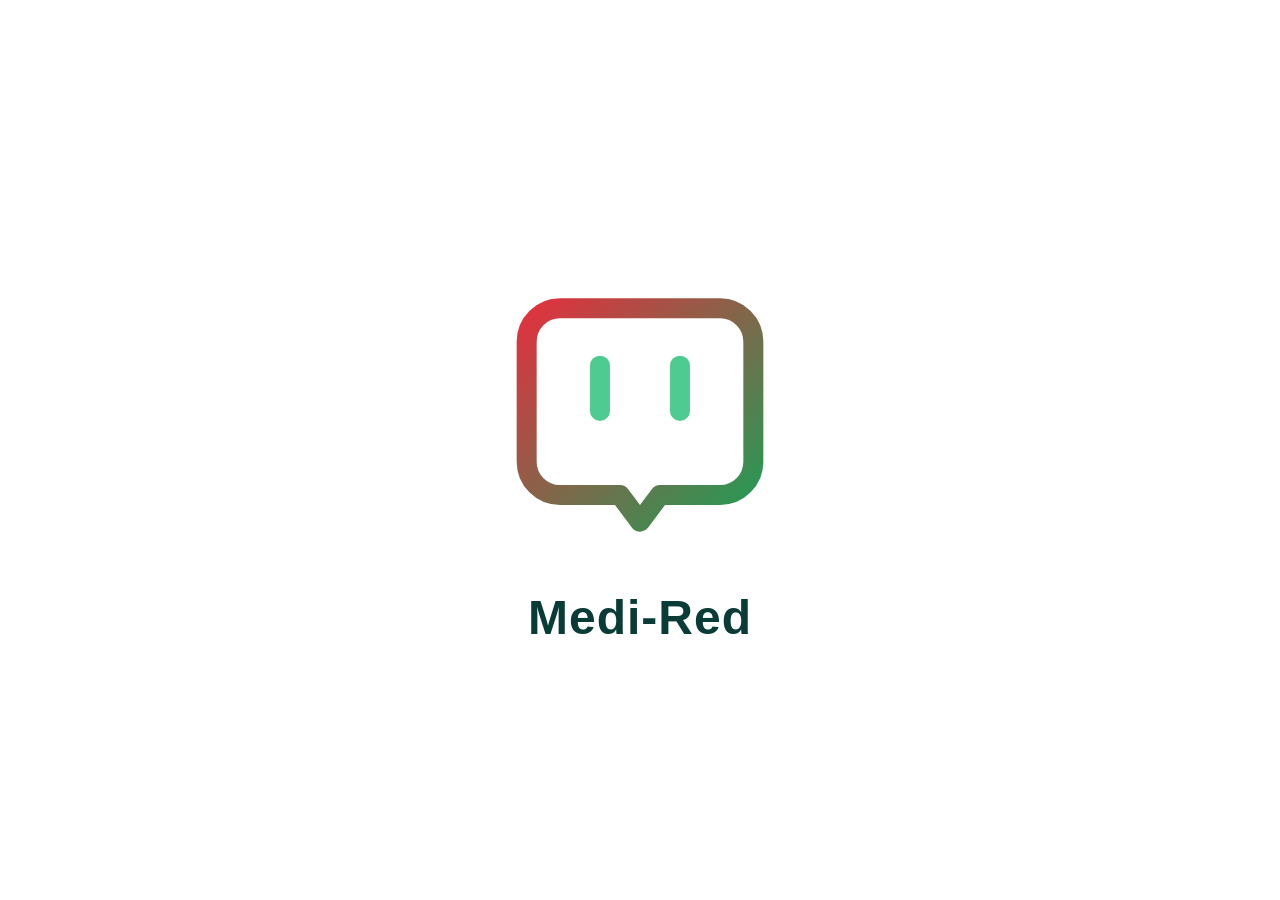
<file: index.html>
<!doctype html>
<html lang="es">
  <head>
    <meta charset="UTF-8" />
    <meta name="viewport" content="width=device-width, initial-scale=1.0" />
    <title>Medi-Red — Asistente de Beneficio</title>
    <link rel="icon" href="./media/preview-1.ico" />
    <link rel="stylesheet" href="styles.css" />
  </head>
  <body>
    <!-- Modal de entrada (Splash Screen) -->
    <div id="modalEntrada" class="modal-entrada">
      <div class="modal-contenido">
        <img src="media/preview-1.svg" alt="Cargando..." class="svg-entrada" />
        <h2 class="texto-entrada">Medi-Red</h2>
      </div>
    </div>

    <div class="onboarding" id="onboarding">
      <form id="onboardingForm" novalidate>
        <div class="onboarding-grid">
          <div class="card">
            <span class="mark">MEDI-RED · ASISTENTE DE VIRTUAL</span>
            <h1>Antes de empezar</h1>
            <p class="intro">Cuéntanos un poco de ti para poder ubicar el hospital de tu red que te conviene más — por cercanía a tu ubicación y por costo.</p>
            <div class="field" id="fieldNombre">
              <label for="nombreInput">Nombre completo</label>
              <input type="text" id="nombreInput" autocomplete="name" placeholder="Ej. María Fernanda Ríos" />
              <div class="err">Por favor ingresa tu nombre completo.</div>
            </div>
            <div class="field" id="fieldEdad">
              <label for="edadInput">Edad</label>
              <input type="number" id="edadInput" min="0" max="120" placeholder="Ej. 34" />
              <div class="err">Ingresa una edad válida (0–120).</div>
            </div>
            <div class="field" id="fieldUbicacion">
              <label for="ubicacionInput">Ubicación</label>
              <!-- Nuevo contenedor añadido -->
              <div class="select-wrapper">
                <select id="ubicacionInput">
                  <option value="" disabled selected>Selecciona tu ubicación</option>
                  <option value="Penonomé">Penonomé</option>
                  <option value="Antón">Antón</option>
                  <option value="Natá">Natá</option>
                  <option value="Olá">Olá</option>
                  <option value="La Pintada">La Pintada</option>
                  <option value="Aguadulce">Aguadulce</option>
                </select>
                <!-- Icono de chevron personalizado -->
                <svg viewBox="0 0 24 24" fill="none" stroke="currentColor" stroke-width="2" stroke-linecap="round" stroke-linejoin="round"><path d="M6 9l6 6 6-6" /></svg>
              </div>
              <div class="err">Selecciona tu ubicación.</div>
            </div>
            <a class="plans-note" href="copagos.html">Ver planes copagos</a>
          </div>

          <div class="card insurance-card">
            <h2 class="ins-heading">Tipo de seguro médico</h2>

            <div class="ins-switch-list">
              <label class="ins-switch" data-cat="publico">
                <span class="ins-switch-label">Seguro Público</span>
                <span class="ins-switch-control">
                  <input type="radio" name="tipoSeguro" id="segPublico" value="publico" checked />
                  <span class="ins-switch-track"><span class="ins-switch-thumb"></span></span>
                </span>
              </label>
              <label class="ins-switch" data-cat="privado">
                <span class="ins-switch-label">Seguro Privado</span>
                <span class="ins-switch-control">
                  <input type="radio" name="tipoSeguro" id="segPrivado" value="privado" />
                  <span class="ins-switch-track"><span class="ins-switch-thumb"></span></span>
                </span>
              </label>
              <label class="ins-switch" data-cat="especial">
                <span class="ins-switch-label">Seguro especializado y accidentes</span>
                <span class="ins-switch-control">
                  <input type="radio" name="tipoSeguro" id="segEspecial" value="especial" />
                  <span class="ins-switch-track"><span class="ins-switch-thumb"></span></span>
                </span>
              </label>
            </div>

            <div class="ins-plan-list">
              <div class="ins-plan-row" data-cat="publico">
                <select name="planPublico" aria-label="Plan de Seguro Público">
                  <option value="seguro_social">Seguro Social</option>
                  <option value="programa_asistencia_social">Programa de asistencia social</option>
                </select>
                <svg viewBox="0 0 24 24" fill="none" stroke="currentColor" stroke-width="2" stroke-linecap="round" stroke-linejoin="round"><path d="M6 9l6 6 6-6" /></svg>
              </div>
              <div class="ins-plan-row" data-cat="privado">
                <select name="planPrivado" aria-label="Plan de Seguro Privado">
                  <option value="hmo">HMO (Organización de Mantenimiento de la Salud)</option>
                  <option value="ppo">PPO (Organización de Proveedores Preferenciales)</option>
                  <option value="pos">POS (Planes de Punto de Servicio)</option>
                  <option value="indemnizacion">Plan de Indemnización (Reembolso)</option>
                </select>
                <svg viewBox="0 0 24 24" fill="none" stroke="currentColor" stroke-width="2" stroke-linecap="round" stroke-linejoin="round"><path d="M6 9l6 6 6-6" /></svg>
              </div>
              <div class="ins-plan-row" data-cat="especial">
                <select name="planEspecial" aria-label="Plan de Seguro especializado y accidentes">
                  <option value="accidente_transito">Seguro de accidente de tránsito</option>
                  <option value="riesgo_laboral">Seguro de accidente o riesgo laboral</option>
                  <option value="gastos_medicos_mayores">Seguro de gastos médicos mayores</option>
                </select>
                <svg viewBox="0 0 24 24" fill="none" stroke="currentColor" stroke-width="2" stroke-linecap="round" stroke-linejoin="round"><path d="M6 9l6 6 6-6" /></svg>
              </div>
            </div>

            <p class="ins-note">
              Nota: si tienes <strong>"Seguro de accidente de tránsito"</strong> o
              <strong>"Seguro de accidente o riesgo laboral"</strong>
              debes llevar una certificación al centro médico para que valide el hecho de tránsito o laboral.
            </p>

            <button type="submit" class="onboarding-submit">Continuar</button>
          </div>
        </div>
      </form>
    </div>

    <script>
      (function () {
        var radios = document.querySelectorAll('input[name="tipoSeguro"]');
        var rows = document.querySelectorAll(".ins-plan-row");
        function sync() {
          var active = document.querySelector('input[name="tipoSeguro"]:checked');
          var activeCat = active ? active.value : null;
          rows.forEach(function (row) {
            var select = row.querySelector("select");
            if (!select) return;
            select.disabled = row.dataset.cat !== activeCat;
          });
        }
        radios.forEach(function (r) {
          r.addEventListener("change", sync);
        });
        sync();
      })();
    </script>

    <div class="layout" id="layout" hidden>
      <aside class="sidebar" id="sidebar">
        <div class="sidebar-brand">
          <svg class="brand-icon" viewBox="0 0 24 24" fill="none" stroke="currentColor" stroke-linecap="round" stroke-linejoin="round">
            <defs>
              <!-- Definición del gradiente lineal -->
              <linearGradient id="borde-gradiente" x1="0%" y1="0%" x2="100%" y2="100%">
                <stop offset="0%" stop-color="#e0323f" />
                <stop offset="100%" stop-color="#1f9d55" />
              </linearGradient>
            </defs>

            <!-- Cuerpo con borde en gradiente usando url(#borde-gradiente) -->
            <path d="M6 4 L18 4 A2.5 2.5 0 0 1 20.5 6.5 L20.5 15.5 A2.5 2.5 0 0 1 18 18 L13.5 18 L12 20 L10.5 18 L6 18 A2.5 2.5 0 0 1 3.5 15.5 L3.5 6.5 A2.5 2.5 0 0 1 6 4 Z" stroke-width="1.5" fill="none" stroke="url(#borde-gradiente)" />

            <!-- Ojos -->
            <path d="M9 8.3v3.4" stroke-width="1.5" stroke="#4ecb90" />
            <path d="M15 8.3v3.4" stroke-width="1.5" stroke="#4ecb90" />
          </svg>

          <div class="brand-text">
            <span>MEDI-RED: </span>
            <span>Agente virtual</span>
            <span></span>
          </div>
        </div>
        <div class="sidebar-profile">
          <div class="profile-row">
            <svg class="p-icon" viewBox="0 0 24 24" fill="none" stroke="currentColor" stroke-width="1.8" stroke-linecap="round" stroke-linejoin="round">
              <circle cx="12" cy="8" r="4" />
              <path d="M4 21c0-4 4-7 8-7s8 3 8 7" />
            </svg>
            <span class="p-value" id="sbNombre">—</span>
          </div>
          <div class="profile-row">
            <svg class="p-icon" viewBox="0 0 24 24" fill="none" stroke="currentColor" stroke-width="1.8" stroke-linecap="round" stroke-linejoin="round">
              <rect x="3" y="5" width="18" height="16" rx="2" />
              <path d="M16 3v4M8 3v4M3 10h18" />
            </svg>
            <span class="p-value" id="sbEdad">—</span>
          </div>
          <div class="profile-row">
            <svg class="p-icon" viewBox="0 0 24 24" fill="none" stroke="currentColor" stroke-width="1.8" stroke-linecap="round" stroke-linejoin="round">
              <path d="M12 21s7-6.2 7-11a7 7 0 1 0-14 0c0 4.8 7 11 7 11z" />
              <circle cx="12" cy="10" r="2.4" />
            </svg>
            <span class="p-value" id="sbUbicacion">—</span>
          </div>
          <div class="profile-plan">
            <span class="plan-label">Plan de seguro:</span>
            <span class="p-value" id="sbPlan">—</span>
          </div>
        </div>

        <a class="sidebar-about" href="landing.html">
          <svg viewBox="0 0 24 24" fill="none" stroke="currentColor" stroke-width="1.8" stroke-linecap="round" stroke-linejoin="round">
            <circle cx="12" cy="12" r="9" />
            <path d="M12 16v-4M12 8h.01" />
          </svg>
          ¿Qué es Medi-Red?
        </a>

        <a class="sidebar-about" href="copagos.html" style="margin-top: 10px; padding-top: 0">
          <svg viewBox="0 0 24 24" fill="none" stroke="currentColor" stroke-width="1.8" stroke-linecap="round" stroke-linejoin="round">
            <circle cx="12" cy="12" r="9" />
            <path d="M12 6v12" />
            <path d="M15.5 8.5c0-1.1-1.6-2-3.5-2s-3.5.7-3.5 2c0 1.1 1.3 1.6 3.5 2.1 2.2.5 3.5 1 3.5 2.1 0 1.3-1.6 2-3.5 2s-3.5-.9-3.5-2" />
          </svg>
          Planes de copagos
        </a>

        <div class="sidebar-footer">Estimado informativo según tu plan de seguro. El precio por atención médica puede variar según la especialidad, disponibilidad y hospital.</div>
      </aside>

      <div class="sidebar-backdrop" id="sidebarBackdrop"></div>

      <div class="app" id="app">
        <header>
          <div class="header-left">
            <button type="button" class="icon-btn sidebar-toggle" id="sidebarToggle" aria-label="Abrir menú" aria-expanded="false" aria-controls="sidebar">
              <svg width="32" height="32" viewBox="0 0 24 24" fill="none" stroke="currentColor" stroke-width="2" stroke-linecap="round" stroke-linejoin="round">
                <path d="M4 7h16 M4 12h11 M4 17h6" />
              </svg>
            </button>
            <h1>¿Cuál es tu síntoma o molestia?</h1>
          </div>

          <div class="header-menu-container">
            <!-- Botón con el SVG de perfil que abre/cierra el popup -->
            <button type="button" class="profile-menu-btn" id="profileMenuToggle" aria-label="Abrir menú de usuario" title="Menú de usuario">
              <svg class="p-icon" viewBox="0 0 24 24" fill="none" stroke="currentColor" stroke-width="1.8" stroke-linecap="round" stroke-linejoin="round">
                <circle cx="12" cy="8" r="4" />
                <path d="M4 21c0-4 4-7 8-7s8 3 8 7" />
              </svg>
            </button>

            <!-- Popup desplegable -->
            <div class="header-popup" id="headerPopup" hidden>
              <div class="plan-chip" id="planChip">Modo</div>
              <div class="popup-divider"></div>

              <!-- Botón de tema con icono y texto explicativo -->
              <button type="button" class="popup-item" id="themeToggle" aria-label="Cambiar tema">
                <span class="theme-icon" id="themeIcon"></span>
                <span id="themeText">Tema oscuro</span>
              </button>

              <!-- Botón para cerrar sesión -->
              <button type="button" class="popup-item logout-item" id="logoutBtn">
                <svg viewBox="0 0 24 24" fill="none" stroke="currentColor" stroke-width="1.8" stroke-linecap="round" stroke-linejoin="round">
                  <path d="M9 21H5a2 2 0 0 1-2-2V5a2 2 0 0 1 2-2h4" />
                  <path d="M16 17l5-5-5-5" />
                  <path d="M21 12H9" />
                </svg>
                Cerrar sesión
              </button>
            </div>
          </div>
        </header>

        <div class="thread" id="thread"></div>

        <form class="composer" id="composer">
          <div class="composer-input-wrap">
            <input type="text" id="userInput" placeholder="Describe tu síntoma, por ejemplo: dolor de garganta" autocomplete="off" />
            <button type="button" class="chips-toggle" id="chipsToggle" aria-label="Ver sugerencias" aria-haspopup="true" aria-expanded="false" aria-controls="chipsPanel" hidden>
              <svg viewBox="0 0 24 24" fill="none" stroke="currentColor" stroke-width="2" stroke-linecap="round" stroke-linejoin="round"><path d="M12 5v14M5 12h14" /></svg>
            </button>
            <div class="chips-panel" id="chipsPanel" hidden>
              <div class="chips" id="chips"></div>
            </div>
          </div>
          <button type="submit" id="sendBtn" aria-label="Enviar" title="Enviar">
            <svg viewBox="0 0 24 24" fill="none" stroke="currentColor" stroke-width="1.8" stroke-linecap="round" stroke-linejoin="round">
              <path d="M22 2 11 13" />
              <path d="M22 2 15 22 11 13 2 9 22 2" />
            </svg>
          </button>
        </form>
      </div>
    </div>

    <script src="app.js"></script>
    <script>
      document.addEventListener("DOMContentLoaded", () => {
        // Configurar el temporizador de 4 segundos
        setTimeout(() => {
          const modal = document.getElementById("modalEntrada");
          if (modal) {
            // 1. Inicia el desvanecimiento (animación CSS)
            modal.classList.add("oculto");

            // 2. Lo elimina completamente del código después de 600ms (lo que dura la transición)
            setTimeout(() => {
              modal.remove();
            }, 600);
          }
        }, 3000); // 4000 ms = 4 segundos exactos
      });
    </script>
  </body>
</html>
</file>
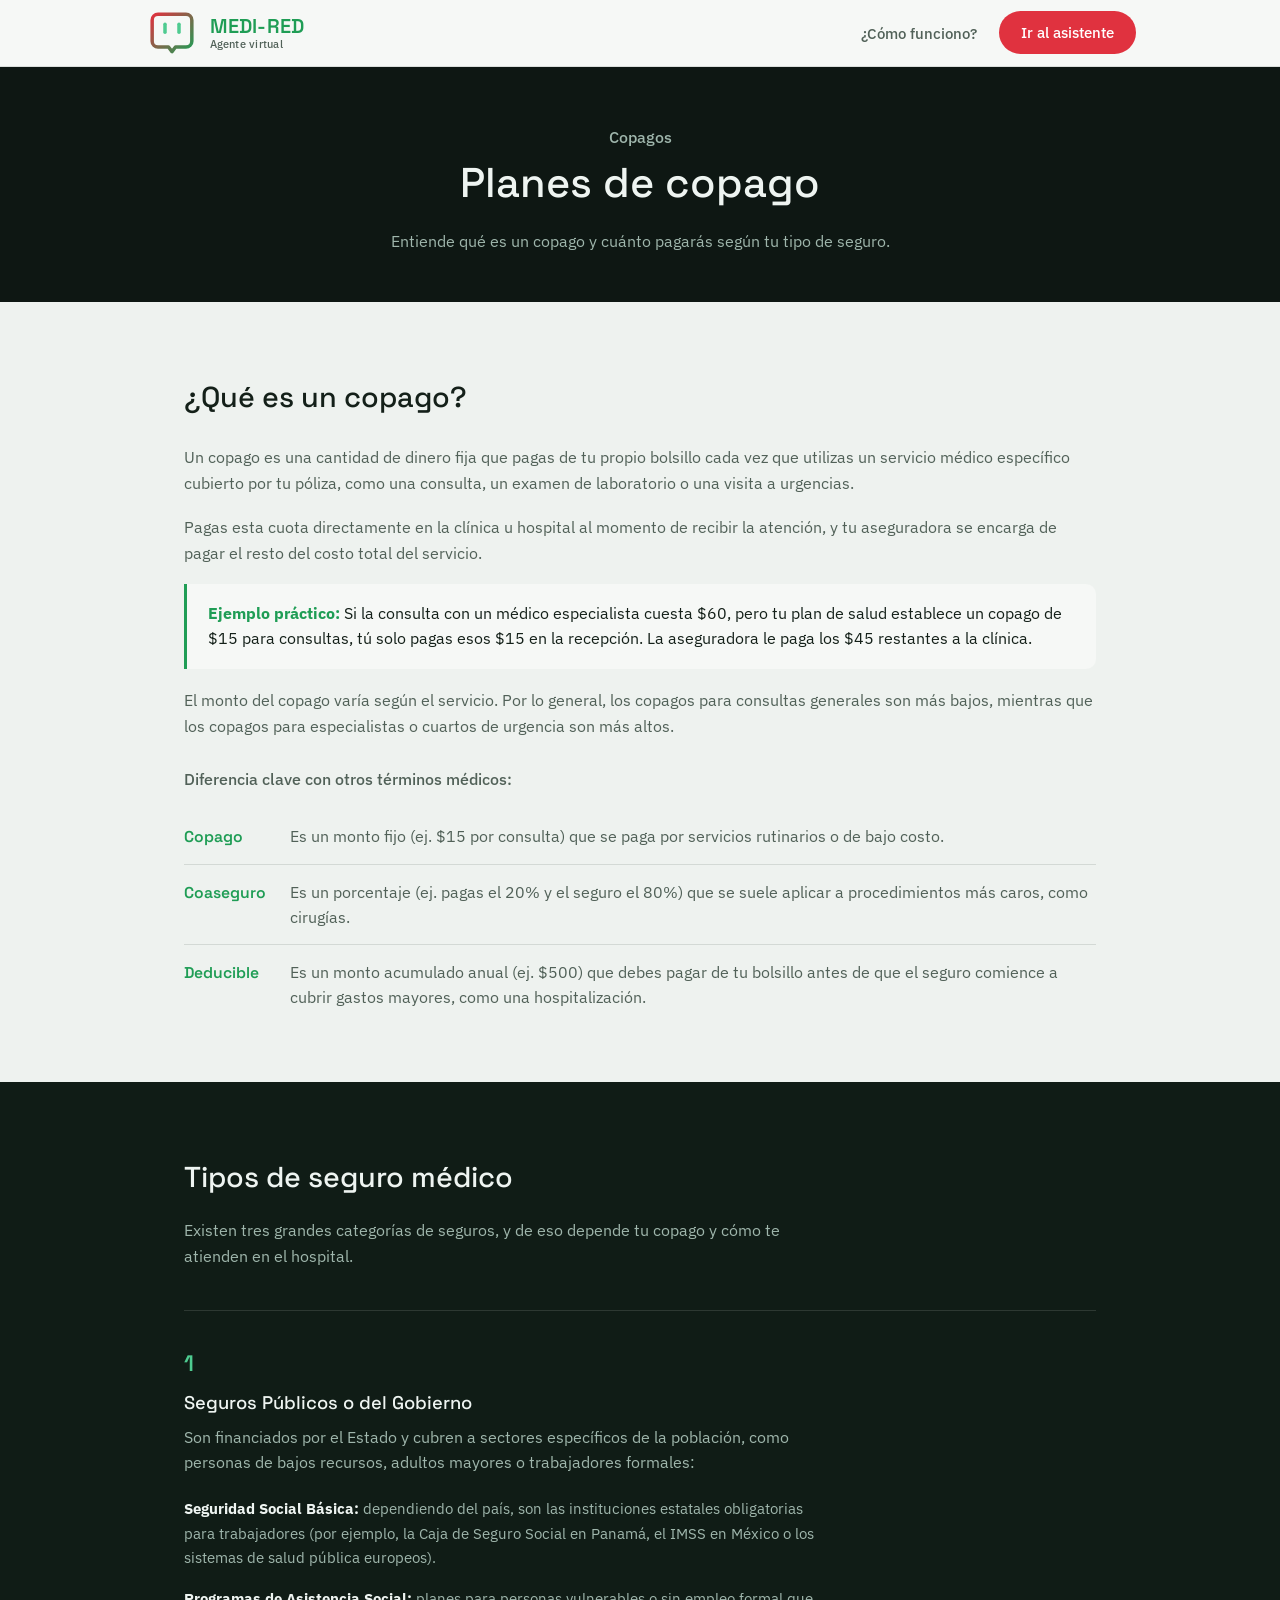
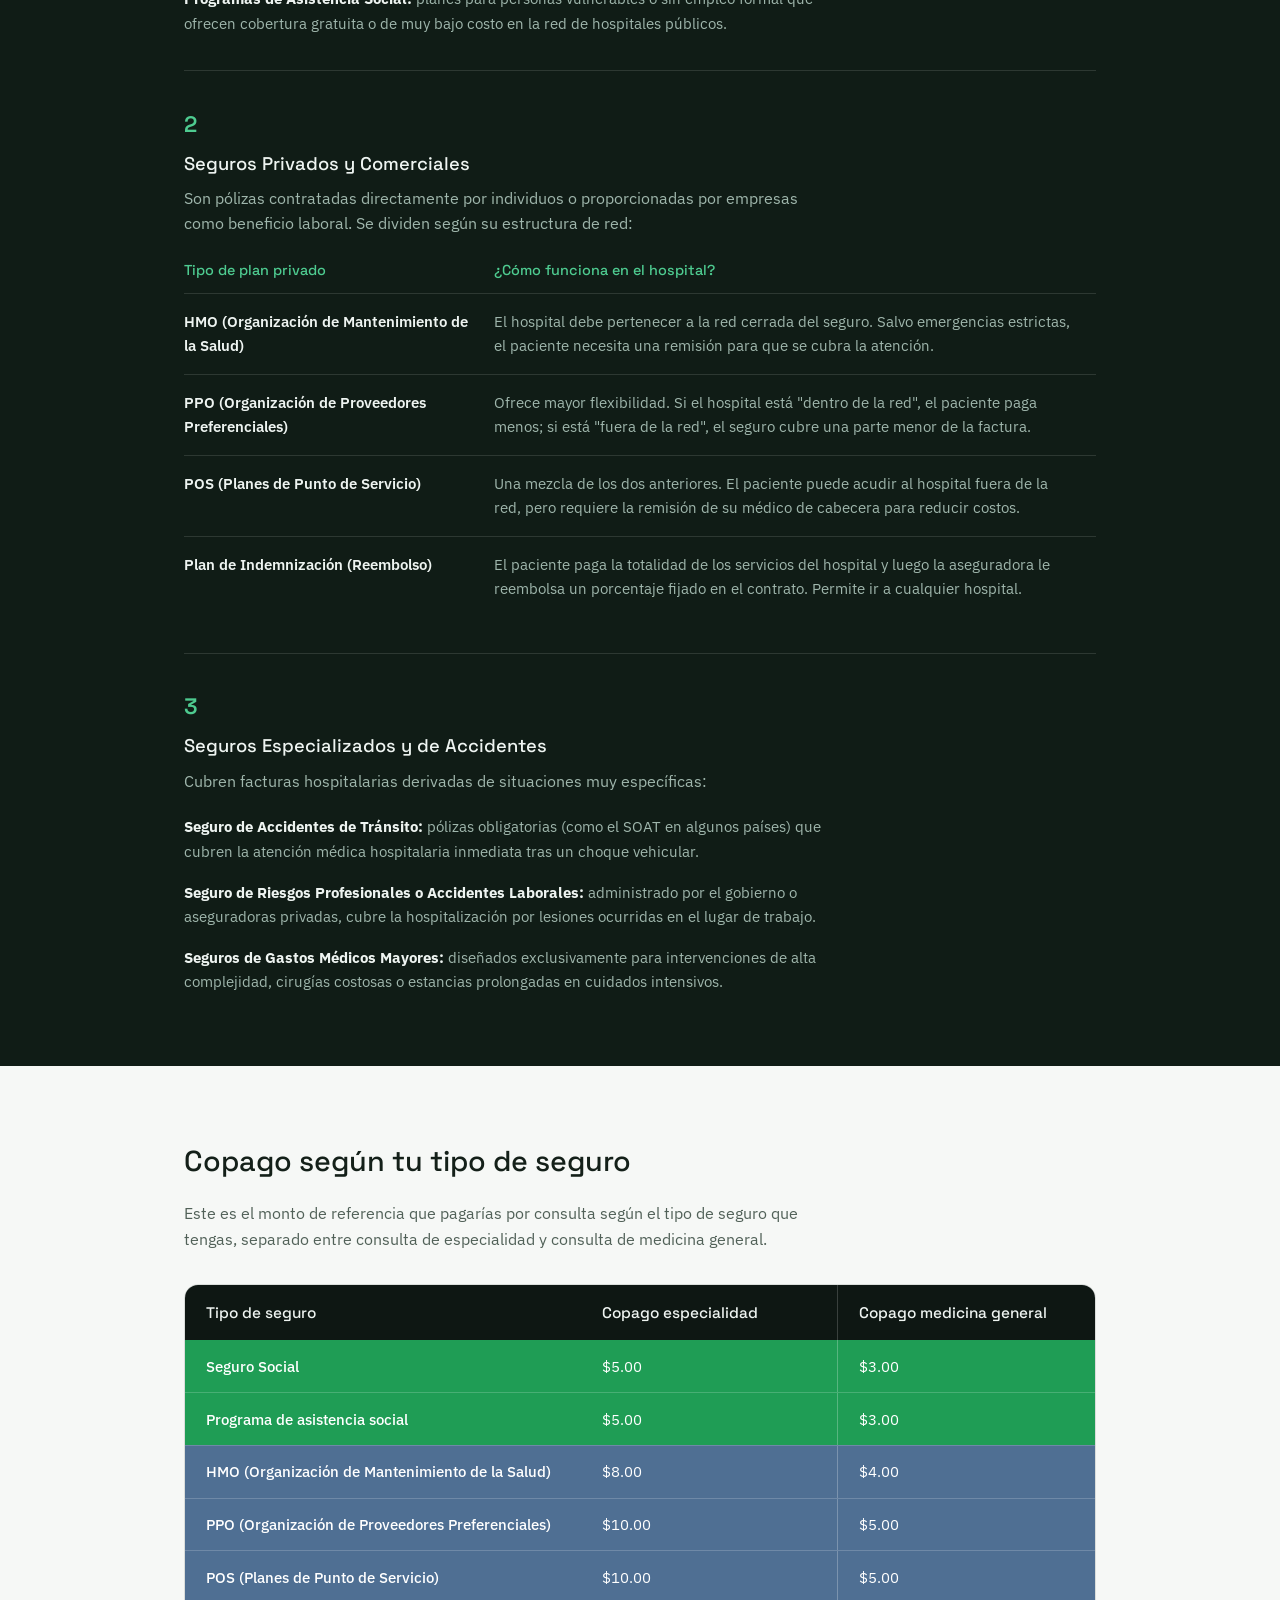
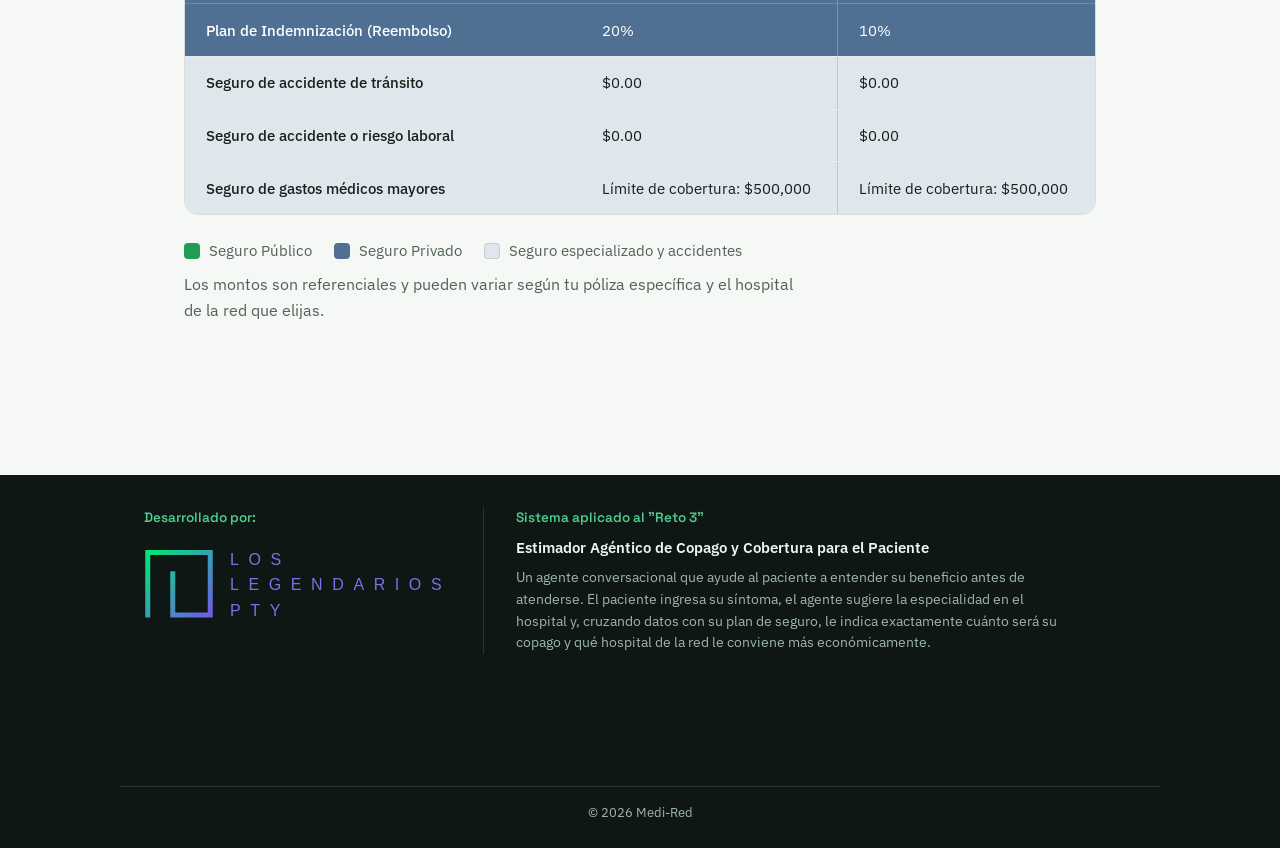
<file: copagos.html>
<!doctype html>
<html lang="es">
  <head>
    <meta charset="UTF-8" />
    <meta name="viewport" content="width=device-width, initial-scale=1.0" />
    <title>Medi-Red — Planes de Copago</title>
    <link rel="icon" href="./media/preview-1.ico" />
    <link rel="preconnect" href="https://fonts.googleapis.com" />
    <link rel="preconnect" href="https://fonts.gstatic.com" crossorigin />
    <link href="https://fonts.googleapis.com/css2?family=Space+Grotesk:wght@500;600&family=IBM+Plex+Sans:wght@400;500&family=Michroma&display=swap" rel="stylesheet" />
    <style>
      :root {
        --bg-deep: #0e1713;
        --bg-deep-2: #101c16;
        --bg-light: #f6f8f6;
        --bg-light-2: #eef2ef;
        --green-600: #1f9d55;
        --green-400: #4ecb90;
        --red-600: #e0323f;
        --red-500: #ef4a56;
        --ink: #142019;
        --paper: #eef4f1;
        --muted-on-dark: #9fb6ac;
        --muted-on-light: #516158;
        --border-dark: rgba(255, 255, 255, 0.12);
        --border-light: rgba(20, 32, 25, 0.12);
        --font-display: "Space Grotesk", "Segoe UI", sans-serif;
        --font-body: "IBM Plex Sans", "Segoe UI", sans-serif;
        --slate-600: #4f6f93;
        --slate-700: #3f5c7a;
        --neutral-200: #dfe6ec;
      }
      * {
        box-sizing: border-box;
      }
      html {
        scroll-behavior: smooth;
      }
      @media (prefers-reduced-motion: reduce) {
        html {
          scroll-behavior: auto;
        }
      }
      body {
        margin: 0;
        background: var(--bg-light);
        color: var(--ink);
        font-family: var(--font-body);
        line-height: 1.6;
      }
      h1,
      h2,
      h3 {
        font-family: var(--font-display);
        font-weight: 500;
        margin: 0 0 0.6em 0;
      }
      p {
        margin: 0;
      }
      a {
        color: inherit;
      }
      a:focus-visible,
      button:focus-visible {
        outline: 2px solid var(--green-400);
        outline-offset: 3px;
      }
      .section-inner {
        max-width: 960px;
        margin: 0 auto;
        padding: 0 1.5rem;
      }

      /* Nav */
      .nav {
        background: var(--bg-light);
        border-bottom: 1px solid var(--border-light);
        width: 100%;
        position: fixed;
        z-index: 1000;
        top: 0;
      }
      .nav-inner {
        max-width: 1040px;
        margin: 0 auto;
        padding: 0.3rem 1.5rem;
        display: flex;
        align-items: center;
        justify-content: space-between;
        gap: 1rem;
        flex-wrap: wrap;
      }
      .brand {
        display: flex;
        align-items: center;
        gap: 0.6rem;
      }
      .brand-mark {
        flex-shrink: 0;
        width: 56px;
        height: 56px;
        display: block;
      }
      .brand-mark-link {
        display: block;
        line-height: 0;
        flex-shrink: 0;
      }
      .nav-actions {
        display: flex;
        align-items: center;
        gap: 1.4rem;
      }
      .nav-link {
        font-family: var(--font-body);
        font-size: 0.95rem;
        font-weight: 500;
        color: var(--muted-on-light);
        text-decoration: none;
      }
      .nav-link:hover {
        color: var(--green-600);
        text-decoration: underline;
      }
      .nav-toggle {
        display: none;
        align-items: center;
        justify-content: center;
        width: 40px;
        height: 40px;
        flex-shrink: 0;
        border: 1px solid var(--border-light);
        border-radius: 10px;
        background: transparent;
        color: var(--ink);
        cursor: pointer;
        padding: 0;
      }
      .nav-toggle svg {
        width: 20px;
        height: 20px;
      }
      @media (max-width: 640px) {
        .nav-actions {
          display: none;
        }
        .nav-toggle {
          display: inline-flex;
        }
      }
      .mobile-menu {
        position: fixed;
        inset: 0;
        z-index: 2000;
        background: var(--bg-light);
        display: flex;
        flex-direction: column;
      }
      .mobile-menu[hidden] {
        display: none;
      }
      .mobile-menu-header {
        display: flex;
        justify-content: flex-end;
        padding: 1.1rem 1.5rem;
      }
      .mobile-menu-close {
        display: inline-flex;
        align-items: center;
        justify-content: center;
        width: 40px;
        height: 40px;
        border: 1px solid var(--border-light);
        border-radius: 10px;
        background: transparent;
        color: var(--ink);
        cursor: pointer;
        padding: 0;
      }
      .mobile-menu-close svg {
        width: 20px;
        height: 20px;
      }
      .mobile-menu-links {
        flex: 1;
        display: flex;
        flex-direction: column;
        align-items: center;
        justify-content: center;
        gap: 1.75rem;
        padding: 0 1.5rem 3rem;
      }
      .mobile-menu-links .nav-link {
        font-size: 1.2rem;
      }
      .mobile-menu-links .btn {
        width: 100%;
        max-width: 280px;
      }
      .logo {
        font-family: var(--font-display);
        font-weight: 600;
        font-size: 1.25rem;
        color: var(--green-600);
        letter-spacing: 0.01em;
      }
      .brand-text {
        display: flex;
        flex-direction: column;
        line-height: 1.15;
      }
      .brand-tagline {
        font-family: var(--font-body);
        font-weight: 500;
        font-size: 0.7rem;
        color: var(--muted-on-light);
        letter-spacing: 0.02em;
      }

      /* Buttons */
      .btn {
        display: inline-flex;
        align-items: center;
        justify-content: center;
        padding: 0.85rem 1.7rem;
        border-radius: 999px;
        font-family: var(--font-body);
        font-weight: 500;
        font-size: 1rem;
        text-decoration: none;
        border: 1px solid transparent;
        cursor: pointer;
        transition:
          background-color 0.15s ease,
          border-color 0.15s ease,
          color 0.15s ease;
      }
      .btn-primary {
        background: var(--red-600);
        color: #fff;
      }
      .btn-primary:hover {
        background: var(--red-500);
      }
      .btn-ghost {
        background: transparent;
        border-color: var(--green-400);
        color: var(--green-400);
      }
      .btn-sm {
        padding: 0.55rem 1.3rem;
        font-size: 0.92rem;
      }

      /* Page header (replaces the animated hero on inner pages) */
      .page-head {
        margin-top: 60px;
        background: var(--bg-deep);
        padding: clamp(2.75rem, 6vw, 4rem) 1.5rem 3rem;
        text-align: center;
      }
      .page-head-eyebrow {
        color: var(--green-400);
        font-size: 0.85rem;
        font-weight: 500;
        margin-bottom: 0.6rem;
      }
      .page-head h1 {
        color: var(--paper);
        font-size: clamp(1.8rem, 4.2vw, 2.6rem);
        max-width: 640px;
        margin: 0 auto 0.7rem;
      }
      .page-head p {
        color: var(--muted-on-dark);
        max-width: 560px;
        margin: 0 auto;
        font-size: 1.02rem;
      }

      /* ¿Qué es un copago? */
      .definition {
        background: var(--bg-light-2);
        padding: clamp(3rem, 6vw, 4.5rem) 1.5rem;
      }
      .definition h2 {
        font-size: clamp(1.4rem, 3vw, 1.8rem);
      }
      .definition-body {
        margin-top: 1.5rem;
        display: flex;
        flex-direction: column;
        gap: 1.1rem;
      }
      .definition-body p {
        color: var(--muted-on-light);
        font-size: 1.02rem;
      }
      .example-box {
        border-left: 3px solid var(--green-600);
        background: var(--bg-light);
        border-radius: 0 10px 10px 0;
        padding: 1.1rem 1.3rem;
      }
      .example-box p {
        color: var(--ink);
        font-size: 0.98rem;
      }
      .example-box strong {
        color: var(--green-600);
      }
      .diff-heading {
        margin-top: 0.6rem;
        font-weight: 500;
        color: var(--ink);
        font-size: 1.02rem;
      }
      .diff-list {
        list-style: none;
        margin: 0.9rem 0 0;
        padding: 0;
        display: flex;
        flex-direction: column;
        gap: 0.9rem;
      }
      .diff-list li {
        display: flex;
        gap: 0.9rem;
        align-items: baseline;
        padding-bottom: 0.9rem;
        border-bottom: 1px solid var(--border-light);
        font-size: 0.98rem;
        color: var(--muted-on-light);
      }
      .diff-list li:last-child {
        border-bottom: none;
        padding-bottom: 0;
      }
      .diff-term {
        flex: none;
        min-width: 92px;
        font-family: var(--font-display);
        font-weight: 600;
        color: var(--green-600);
      }

      /* Tipos de seguro médico */
      .insurance-types {
        background: var(--bg-deep-2);
        padding: clamp(3rem, 6vw, 4.5rem) 1.5rem;
      }
      .insurance-types h2 {
        color: var(--paper);
        font-size: clamp(1.4rem, 3vw, 1.8rem);
      }
      .section-lead {
        color: var(--muted-on-dark);
        font-size: 1.02rem;
        max-width: 620px;
        margin-top: 0.6rem;
      }
      .type-block {
        margin-top: 2.2rem;
        padding-top: 2.2rem;
        border-top: 1px solid var(--border-dark);
      }
      .type-block:first-of-type {
        margin-top: 2.5rem;
      }
      .type-num {
        display: inline-block;
        font-family: var(--font-display);
        font-size: 1.4rem;
        font-weight: 600;
        color: var(--green-400);
        margin-bottom: 0.4rem;
      }
      .type-block h3 {
        color: var(--paper);
        font-size: 1.15rem;
        margin-bottom: 0.5rem;
      }
      .type-block > p {
        color: var(--muted-on-dark);
        font-size: 0.98rem;
        max-width: 620px;
      }
      .type-sublist {
        list-style: none;
        margin: 1.3rem 0 0;
        padding: 0;
        display: flex;
        flex-direction: column;
        gap: 1rem;
      }
      .type-sublist li {
        color: var(--muted-on-dark);
        font-size: 0.96rem;
        max-width: 640px;
      }
      .type-sublist strong {
        color: var(--paper);
      }
      .plan-table-wrap {
        margin-top: 1.4rem;
        overflow-x: auto;
      }
      table.plan-table {
        width: 100%;
        min-width: 480px;
        border-collapse: collapse;
        font-size: 0.94rem;
      }
      .plan-table thead th {
        text-align: left;
        color: var(--green-400);
        font-family: var(--font-display);
        font-weight: 500;
        font-size: 0.9rem;
        padding: 0 1.2rem 0.7rem 0;
        border-bottom: 1px solid var(--border-dark);
      }
      .plan-table tbody td {
        vertical-align: top;
        padding: 1rem 1.2rem 1rem 0;
        border-bottom: 1px solid var(--border-dark);
        color: var(--muted-on-dark);
      }
      .plan-table tbody tr:last-child td {
        border-bottom: none;
      }
      .plan-table td:first-child {
        color: var(--paper);
        font-weight: 600;
        width: 34%;
      }

      /* Tabla de copagos */
      .copago-section {
        background: var(--bg-light);
        padding: clamp(3rem, 6vw, 4.5rem) 1.5rem;
        margin-bottom: 80px;
      }
      .copago-section h2 {
        font-size: clamp(1.4rem, 3vw, 1.8rem);
      }
      .copago-section > .section-inner > p {
        color: var(--muted-on-light);
        margin-top: 0.6rem;
        font-size: 1rem;
        max-width: 620px;
      }
      .copago-table-wrap {
        margin-top: 2rem;
        overflow-x: auto;
        border-radius: 14px;
        border: 1px solid var(--border-light);
      }
      table.copago-table {
        width: 100%;
        min-width: 620px;
        border-collapse: collapse;
        font-size: 0.96rem;
      }
      .copago-table thead th {
        background: var(--bg-deep);
        color: var(--paper);
        text-align: left;
        font-family: var(--font-display);
        font-weight: 500;
        padding: 0.95rem 1.3rem;
      }
      .copago-table thead th.mg {
        border-left: 1px solid rgba(255, 255, 255, 0.18);
      }
      .copago-table tbody td {
        padding: 0.85rem 1.3rem;
        border-bottom: 1px solid rgba(255, 255, 255, 0.18);
      }
      .copago-table tbody tr:last-child td {
        border-bottom: none;
      }
      .copago-table td:first-child {
        font-weight: 500;
      }
      .row-public td {
        background: var(--green-600);
        color: #fff;
      }
      .row-private td {
        background: var(--slate-600);
        color: #fff;
      }
      .row-special td {
        background: var(--neutral-200);
        color: var(--ink);
        border-bottom-color: rgba(20, 32, 25, 0.1);
      }
      .row-public td.mg,
      .row-private td.mg {
        border-left: 1px solid rgba(255, 255, 255, 0.25);
      }
      .row-special td.mg {
        border-left: 1px solid rgba(20, 32, 25, 0.15);
      }
      .copago-legend {
        margin-top: 1.5rem;
        display: flex;
        flex-wrap: wrap;
        gap: 1.4rem;
      }
      .legend-item {
        display: flex;
        align-items: center;
        gap: 0.55rem;
        font-size: 0.92rem;
        color: var(--muted-on-light);
      }
      .legend-swatch {
        width: 16px;
        height: 16px;
        border-radius: 4px;
        flex: none;
      }
      .legend-swatch.pub {
        background: var(--green-600);
      }
      .legend-swatch.priv {
        background: var(--slate-600);
      }
      .legend-swatch.spec {
        background: var(--neutral-200);
        border: 1px solid var(--border-light);
      }
      .copago-note {
        margin-top: 1.5rem;
        color: var(--muted-on-light);
        font-size: 0.88rem;
        max-width: 560px;
      }

      /* Footer */
      .site-footer {
        background: var(--bg-deep);
      }
      .footer-inner {
        display: flex;
        flex-wrap: wrap;
        gap: 2rem;
        max-width: 1040px;
        margin: 0 auto;
        padding: 2rem 1.5rem;
      }
      .footer-copyright {
        max-width: 1040px;
        margin: 0 auto;
        margin-top: 100px;
        padding: 1rem 1.5rem 1.5rem;
        border-top: 1px solid var(--border-dark);
        text-align: center;
        font-size: 0.8rem;
        color: var(--muted-on-dark);
      }
      .footer-brand {
        display: flex;
        flex-direction: column;
        gap: 0.75rem;
        flex: none;
      }
      .footer-brand-row {
        display: flex;
        align-items: center;
        gap: 1rem;
      }
      .footer-brand svg {
        width: 70px;
        height: 70px;
        padding: 0;
      }
      p.credit-label {
        margin: 0 0 0.35rem;
        font-family: var(--font-display);
        font-weight: 600;
        font-size: 0.85rem;
        color: var(--green-400);
      }
      .team-name {
        display: block;
        font-family: "Segoe UI", sans-serif;
        font-size: 1rem;
        letter-spacing: 0.6em;
        text-transform: uppercase;
        color: #806ee9;
      }
      .footer-challenge {
        flex: 1;
        min-width: 240px;
        border-left: 1px solid var(--border-dark);
        padding-left: 2rem;
      }
      @media (max-width: 640px) {
        .footer-challenge {
          border-left: none;
          padding-left: 0;
          border-top: 1px solid var(--border-dark);
          padding-top: 1.5rem;
          width: 100%;
        }
        .footer-brand svg {
          width: 60px;
          height: 60px;
        }
      }
      .challenge-tag {
        margin: 0 0 0.35rem;
        font-family: var(--font-display);
        font-weight: 600;
        font-size: 0.85rem;
        color: var(--green-400);
      }
      .challenge-title {
        margin: 0 0 0.5rem;
        font-weight: 600;
        font-size: 0.95rem;
        color: var(--paper);
      }
      .challenge-desc {
        margin: 0;
        max-width: 560px;
        font-size: 0.85rem;
        line-height: 1.6;
        color: var(--muted-on-dark);
      }
    </style>
  </head>
  <body>
    <header class="nav">
      <div class="nav-inner">
        <div class="brand">
          <a class="brand-mark-link" href="landing.html" aria-label="Ir al inicio">
            <img class="brand-mark" src="./media/preview-1.svg" alt="" width="56" height="56" />
          </a>
          <div class="brand-text">
            <span class="logo">MEDI-RED</span>
            <span class="brand-tagline">Agente virtual</span>
          </div>
        </div>
        <div class="nav-actions">
          <a class="nav-link" href="diseño.html">¿Cómo funciono?</a>
          <a class="btn btn-primary btn-sm" href="index.html">Ir al asistente</a>
        </div>
        <button type="button" class="nav-toggle" id="navToggle" aria-label="Abrir menú" aria-expanded="false" aria-controls="mobileMenu">
          <svg viewBox="0 0 24 24" fill="none" stroke="currentColor" stroke-width="1.8" stroke-linecap="round" stroke-linejoin="round"><path d="M4 7h16M4 12h16M4 17h16" /></svg>
        </button>
      </div>
    </header>

    <div class="mobile-menu" id="mobileMenu" hidden>
      <div class="mobile-menu-header">
        <button type="button" class="mobile-menu-close" id="mobileMenuClose" aria-label="Cerrar menú">
          <svg viewBox="0 0 24 24" fill="none" stroke="currentColor" stroke-width="1.8" stroke-linecap="round" stroke-linejoin="round"><path d="M6 6l12 12M18 6L6 18" /></svg>
        </button>
      </div>
      <div class="mobile-menu-links">
        <a class="nav-link" href="diseño.html">¿Cómo funciono?</a>
        <a class="btn btn-primary" href="index.html">Ir al asistente</a>
      </div>
    </div>

    <section class="page-head">
      <p class="page-head-eyebrow">Copagos</p>
      <h1>Planes de copago</h1>
      <p>Entiende qué es un copago y cuánto pagarás según tu tipo de seguro.</p>
    </section>

    <section class="definition" id="que-es-un-copago">
      <div class="section-inner">
        <h2>¿Qué es un copago?</h2>
        <div class="definition-body">
          <p>Un copago es una cantidad de dinero fija que pagas de tu propio bolsillo cada vez que utilizas un servicio médico específico cubierto por tu póliza, como una consulta, un examen de laboratorio o una visita a urgencias.</p>
          <p>Pagas esta cuota directamente en la clínica u hospital al momento de recibir la atención, y tu aseguradora se encarga de pagar el resto del costo total del servicio.</p>
          <div class="example-box">
            <p><strong>Ejemplo práctico:</strong> Si la consulta con un médico especialista cuesta $60, pero tu plan de salud establece un copago de $15 para consultas, tú solo pagas esos $15 en la recepción. La aseguradora le paga los $45 restantes a la clínica.</p>
          </div>
          <p>El monto del copago varía según el servicio. Por lo general, los copagos para consultas generales son más bajos, mientras que los copagos para especialistas o cuartos de urgencia son más altos.</p>
          <p class="diff-heading">Diferencia clave con otros términos médicos:</p>
          <ul class="diff-list">
            <li><span class="diff-term">Copago</span><span>Es un monto fijo (ej. $15 por consulta) que se paga por servicios rutinarios o de bajo costo.</span></li>
            <li><span class="diff-term">Coaseguro</span><span>Es un porcentaje (ej. pagas el 20% y el seguro el 80%) que se suele aplicar a procedimientos más caros, como cirugías.</span></li>
            <li><span class="diff-term">Deducible</span><span>Es un monto acumulado anual (ej. $500) que debes pagar de tu bolsillo antes de que el seguro comience a cubrir gastos mayores, como una hospitalización.</span></li>
          </ul>
        </div>
      </div>
    </section>

    <section class="insurance-types" id="tipos-de-seguro">
      <div class="section-inner">
        <h2>Tipos de seguro médico</h2>
        <p class="section-lead">Existen tres grandes categorías de seguros, y de eso depende tu copago y cómo te atienden en el hospital.</p>

        <div class="type-block">
          <span class="type-num">1</span>
          <h3>Seguros Públicos o del Gobierno</h3>
          <p>Son financiados por el Estado y cubren a sectores específicos de la población, como personas de bajos recursos, adultos mayores o trabajadores formales:</p>
          <ul class="type-sublist">
            <li><strong>Seguridad Social Básica:</strong> dependiendo del país, son las instituciones estatales obligatorias para trabajadores (por ejemplo, la Caja de Seguro Social en Panamá, el IMSS en México o los sistemas de salud pública europeos).</li>
            <li><strong>Programas de Asistencia Social:</strong> planes para personas vulnerables o sin empleo formal que ofrecen cobertura gratuita o de muy bajo costo en la red de hospitales públicos.</li>
          </ul>
        </div>

        <div class="type-block">
          <span class="type-num">2</span>
          <h3>Seguros Privados y Comerciales</h3>
          <p>Son pólizas contratadas directamente por individuos o proporcionadas por empresas como beneficio laboral. Se dividen según su estructura de red:</p>
          <div class="plan-table-wrap">
            <table class="plan-table">
              <thead>
                <tr>
                  <th scope="col">Tipo de plan privado</th>
                  <th scope="col">¿Cómo funciona en el hospital?</th>
                </tr>
              </thead>
              <tbody>
                <tr>
                  <td>HMO (Organización de Mantenimiento de la Salud)</td>
                  <td>El hospital debe pertenecer a la red cerrada del seguro. Salvo emergencias estrictas, el paciente necesita una remisión para que se cubra la atención.</td>
                </tr>
                <tr>
                  <td>PPO (Organización de Proveedores Preferenciales)</td>
                  <td>Ofrece mayor flexibilidad. Si el hospital está "dentro de la red", el paciente paga menos; si está "fuera de la red", el seguro cubre una parte menor de la factura.</td>
                </tr>
                <tr>
                  <td>POS (Planes de Punto de Servicio)</td>
                  <td>Una mezcla de los dos anteriores. El paciente puede acudir al hospital fuera de la red, pero requiere la remisión de su médico de cabecera para reducir costos.</td>
                </tr>
                <tr>
                  <td>Plan de Indemnización (Reembolso)</td>
                  <td>El paciente paga la totalidad de los servicios del hospital y luego la aseguradora le reembolsa un porcentaje fijado en el contrato. Permite ir a cualquier hospital.</td>
                </tr>
              </tbody>
            </table>
          </div>
        </div>

        <div class="type-block">
          <span class="type-num">3</span>
          <h3>Seguros Especializados y de Accidentes</h3>
          <p>Cubren facturas hospitalarias derivadas de situaciones muy específicas:</p>
          <ul class="type-sublist">
            <li><strong>Seguro de Accidentes de Tránsito:</strong> pólizas obligatorias (como el SOAT en algunos países) que cubren la atención médica hospitalaria inmediata tras un choque vehicular.</li>
            <li><strong>Seguro de Riesgos Profesionales o Accidentes Laborales:</strong> administrado por el gobierno o aseguradoras privadas, cubre la hospitalización por lesiones ocurridas en el lugar de trabajo.</li>
            <li><strong>Seguros de Gastos Médicos Mayores:</strong> diseñados exclusivamente para intervenciones de alta complejidad, cirugías costosas o estancias prolongadas en cuidados intensivos.</li>
          </ul>
        </div>
      </div>
    </section>

    <section class="copago-section" id="tabla-de-copagos">
      <div class="section-inner">
        <h2>Copago según tu tipo de seguro</h2>
        <p>Este es el monto de referencia que pagarías por consulta según el tipo de seguro que tengas, separado entre consulta de especialidad y consulta de medicina general.</p>
        <div class="copago-table-wrap">
          <table class="copago-table">
            <thead>
              <tr>
                <th scope="col">Tipo de seguro</th>
                <th scope="col">Copago especialidad</th>
                <th scope="col" class="mg">Copago medicina general</th>
              </tr>
            </thead>
            <tbody>
              <tr class="row-public">
                <td>Seguro Social</td>
                <td>$5.00</td>
                <td class="mg">$3.00</td>
              </tr>
              <tr class="row-public">
                <td>Programa de asistencia social</td>
                <td>$5.00</td>
                <td class="mg">$3.00</td>
              </tr>
              <tr class="row-private">
                <td>HMO (Organización de Mantenimiento de la Salud)</td>
                <td>$8.00</td>
                <td class="mg">$4.00</td>
              </tr>
              <tr class="row-private">
                <td>PPO (Organización de Proveedores Preferenciales)</td>
                <td>$10.00</td>
                <td class="mg">$5.00</td>
              </tr>
              <tr class="row-private">
                <td>POS (Planes de Punto de Servicio)</td>
                <td>$10.00</td>
                <td class="mg">$5.00</td>
              </tr>
              <tr class="row-private">
                <td>Plan de Indemnización (Reembolso)</td>
                <td>20%</td>
                <td class="mg">10%</td>
              </tr>
              <tr class="row-special">
                <td>Seguro de accidente de tránsito</td>
                <td>$0.00</td>
                <td class="mg">$0.00</td>
              </tr>
              <tr class="row-special">
                <td>Seguro de accidente o riesgo laboral</td>
                <td>$0.00</td>
                <td class="mg">$0.00</td>
              </tr>
              <tr class="row-special">
                <td>Seguro de gastos médicos mayores</td>
                <td>Límite de cobertura: $500,000</td>
                <td class="mg">Límite de cobertura: $500,000</td>
              </tr>
            </tbody>
          </table>
        </div>
        <div class="copago-legend">
          <span class="legend-item"><span class="legend-swatch pub"></span>Seguro Público</span>
          <span class="legend-item"><span class="legend-swatch priv"></span>Seguro Privado</span>
          <span class="legend-item"><span class="legend-swatch spec"></span>Seguro especializado y accidentes</span>
        </div>
        <p class="copago-note">Los montos son referenciales y pueden variar según tu póliza específica y el hospital de la red que elijas.</p>
      </div>
    </section>

    <footer class="site-footer">
      <div class="footer-inner">
        <div class="footer-brand">
          <p class="credit-label">Desarrollado por:</p>
          <div class="footer-brand-row">
            <svg xmlns="http://www.w3.org/2000/svg" viewBox="23 23 54 56" aria-hidden="true">
              <defs>
                <linearGradient id="footerGradient" x1="0%" y1="0%" x2="100%" y2="100%">
                  <stop offset="0%" stop-color="#00E676" />
                  <stop offset="100%" stop-color="#705AE8" />
                </linearGradient>
              </defs>
              <path d="M 25 77 L 25 25 L 75 25 L 75 75 L 45 75 L 45 40" fill="none" stroke="url(#footerGradient)" stroke-width="4" stroke-linejoin="miter" stroke-linecap="butt" />
            </svg>
            <p class="footer-credit">
              <span class="team-name">Los <br />Legendarios <br />PTY</span>
            </p>
          </div>
        </div>
        <div class="footer-challenge">
          <p class="challenge-tag">Sistema aplicado al "Reto 3"</p>
          <p class="challenge-title">Estimador Agéntico de Copago y Cobertura para el Paciente</p>
          <p class="challenge-desc">Un agente conversacional que ayude al paciente a entender su beneficio antes de atenderse. El paciente ingresa su síntoma, el agente sugiere la especialidad en el hospital y, cruzando datos con su plan de seguro, le indica exactamente cuánto será su copago y qué hospital de la red le conviene más económicamente.</p>
        </div>
      </div>
      <p class="footer-copyright">© 2026 Medi-Red</p>
    </footer>

    <script>
      (function () {
        var toggle = document.getElementById("navToggle");
        var menu = document.getElementById("mobileMenu");
        var closeBtn = document.getElementById("mobileMenuClose");
        if (!toggle || !menu || !closeBtn) return;

        function openMenu() {
          menu.hidden = false;
          toggle.setAttribute("aria-expanded", "true");
          document.body.style.overflow = "hidden";
          closeBtn.focus();
        }
        function closeMenu() {
          menu.hidden = true;
          toggle.setAttribute("aria-expanded", "false");
          document.body.style.overflow = "";
          toggle.focus();
        }

        toggle.addEventListener("click", openMenu);
        closeBtn.addEventListener("click", closeMenu);

        menu.querySelectorAll("a").forEach(function (link) {
          link.addEventListener("click", closeMenu);
        });

        document.addEventListener("keydown", function (e) {
          if (e.key === "Escape" && !menu.hidden) closeMenu();
        });

        window.addEventListener("resize", function () {
          if (window.innerWidth > 640 && !menu.hidden) closeMenu();
        });
      })();
    </script>
  </body>
</html>
</file>
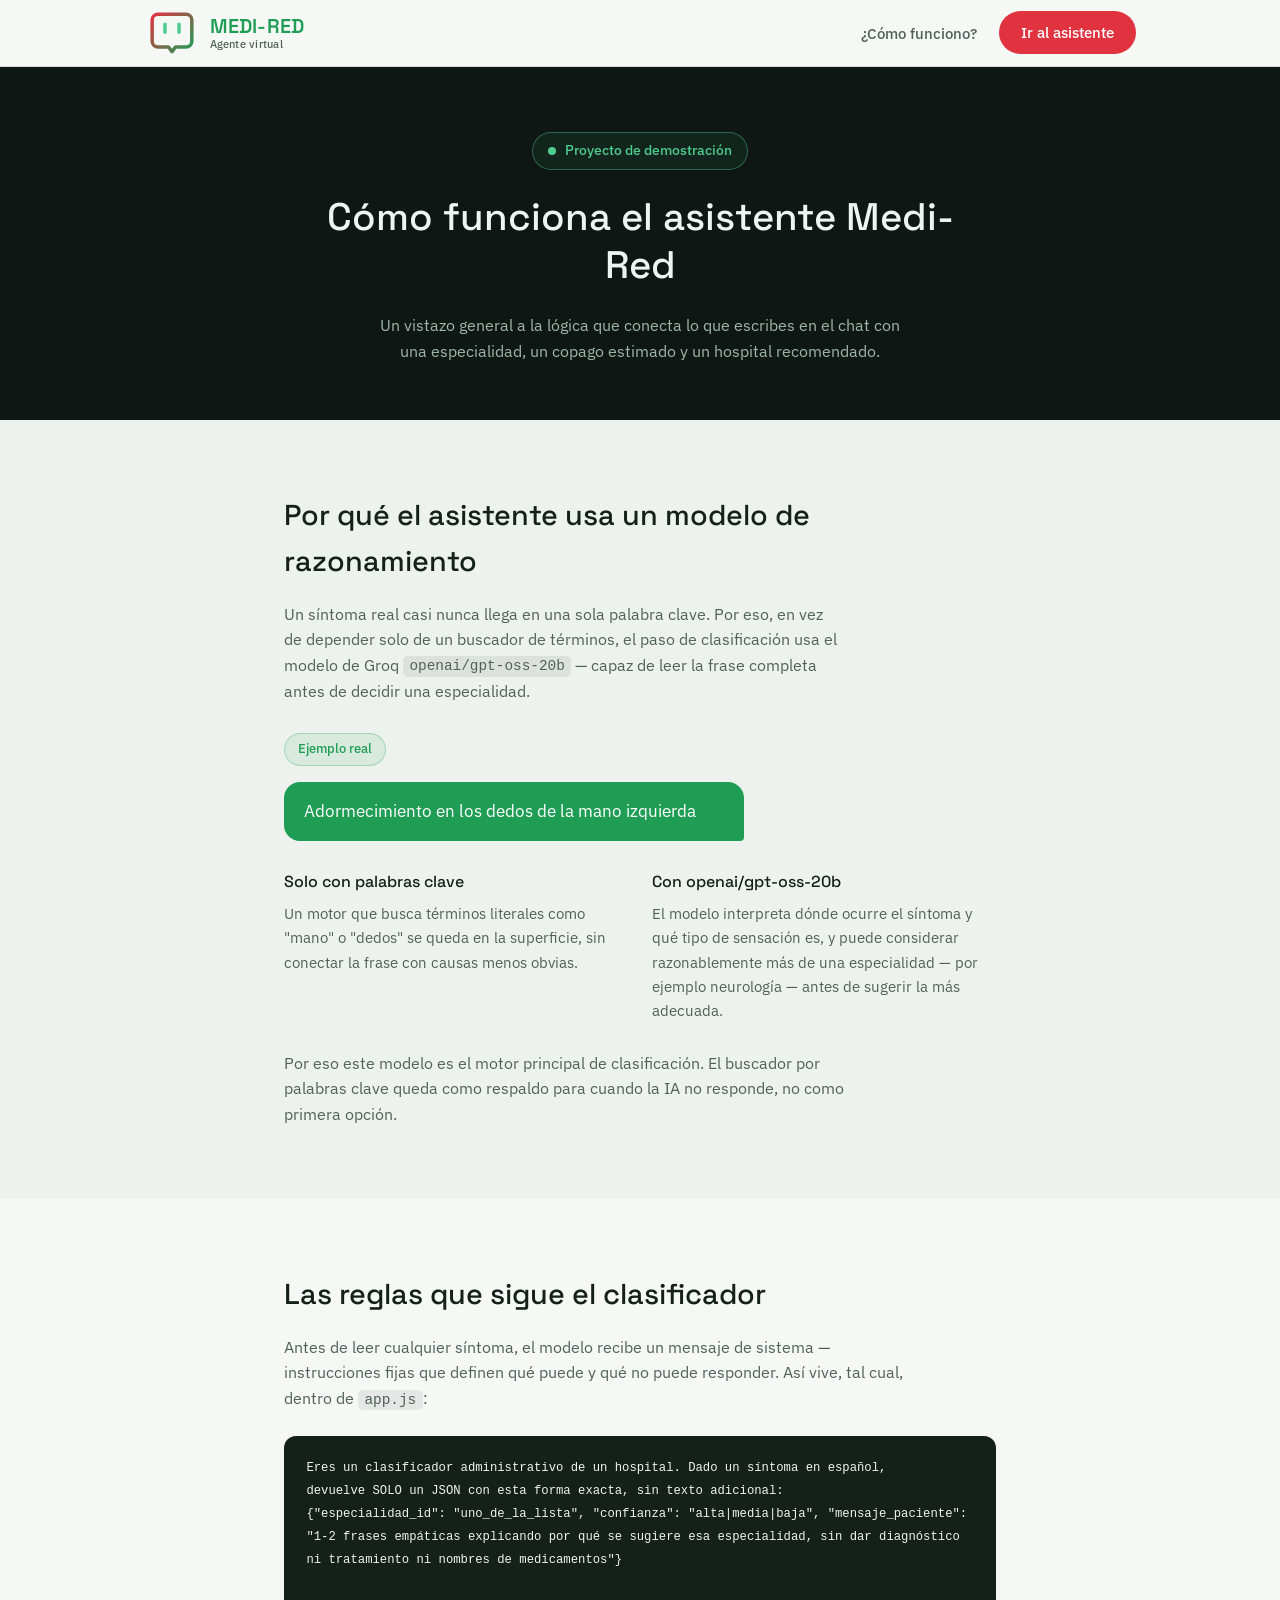
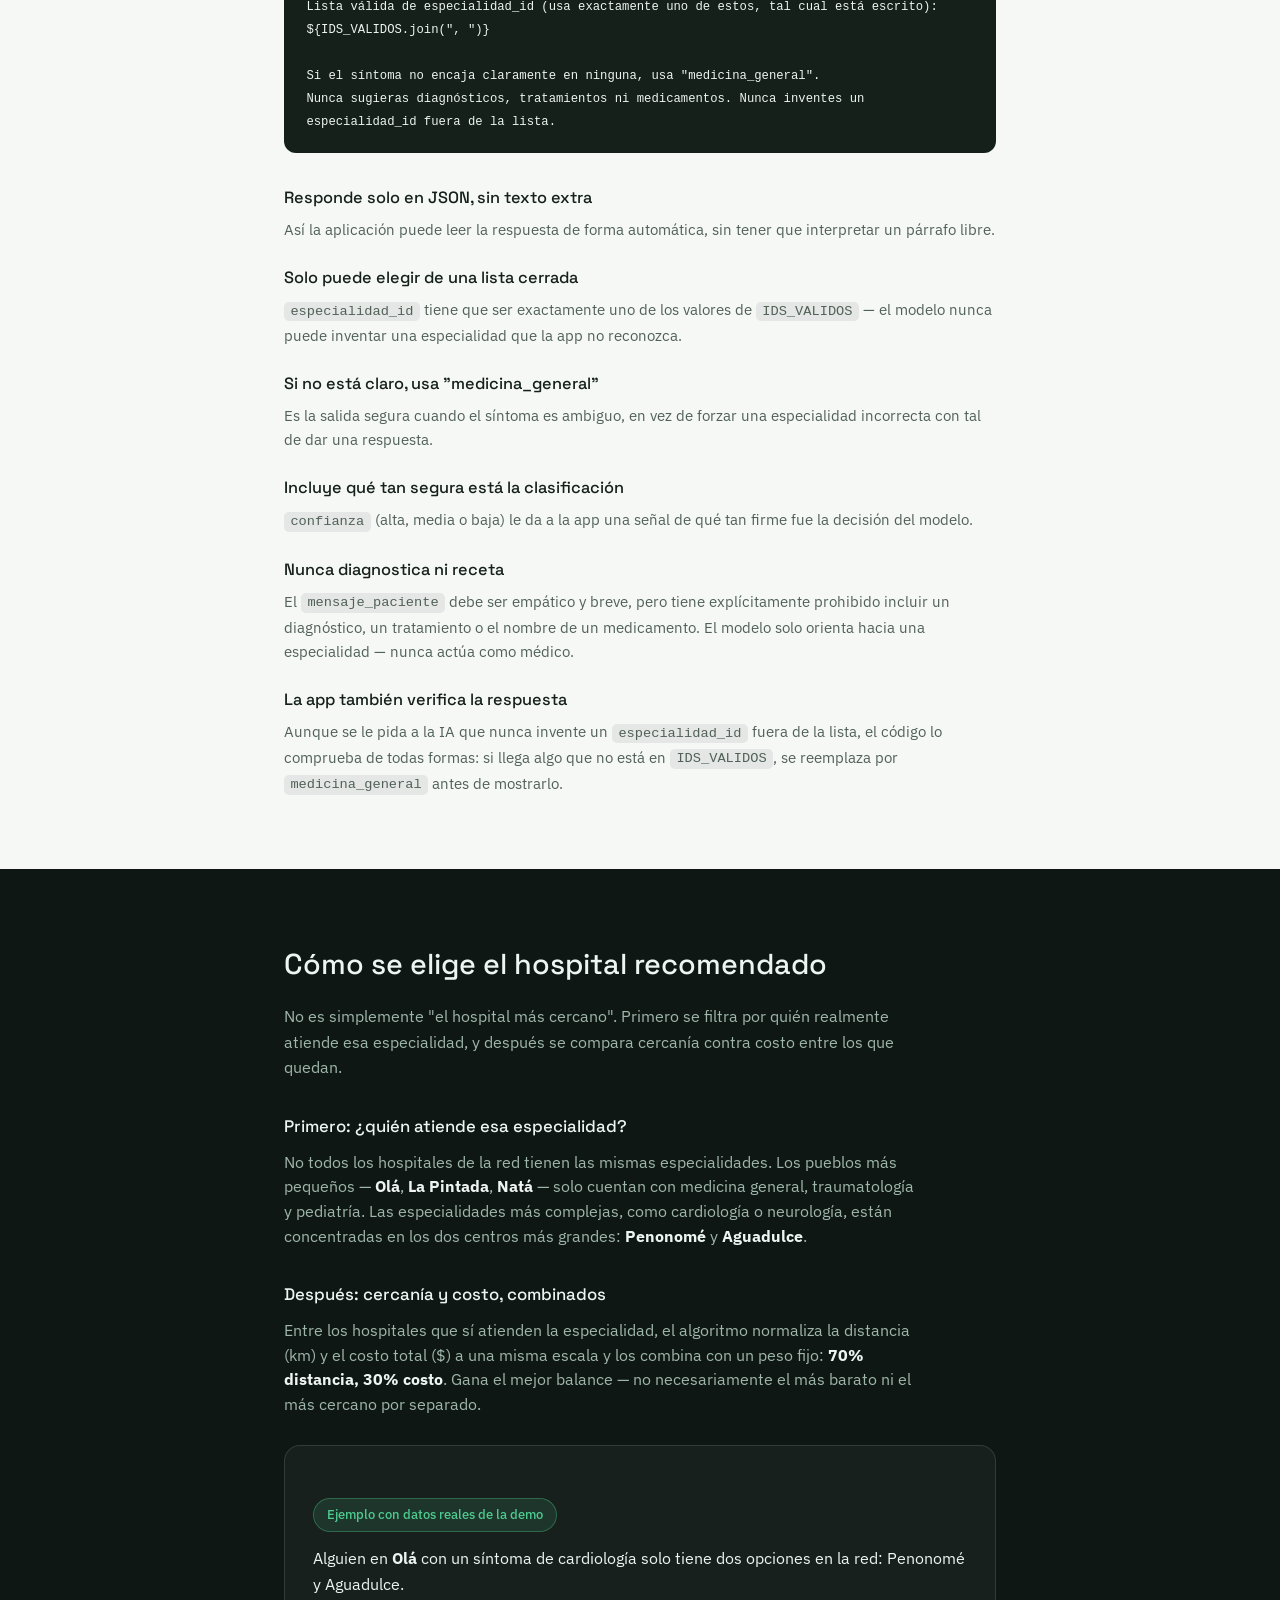
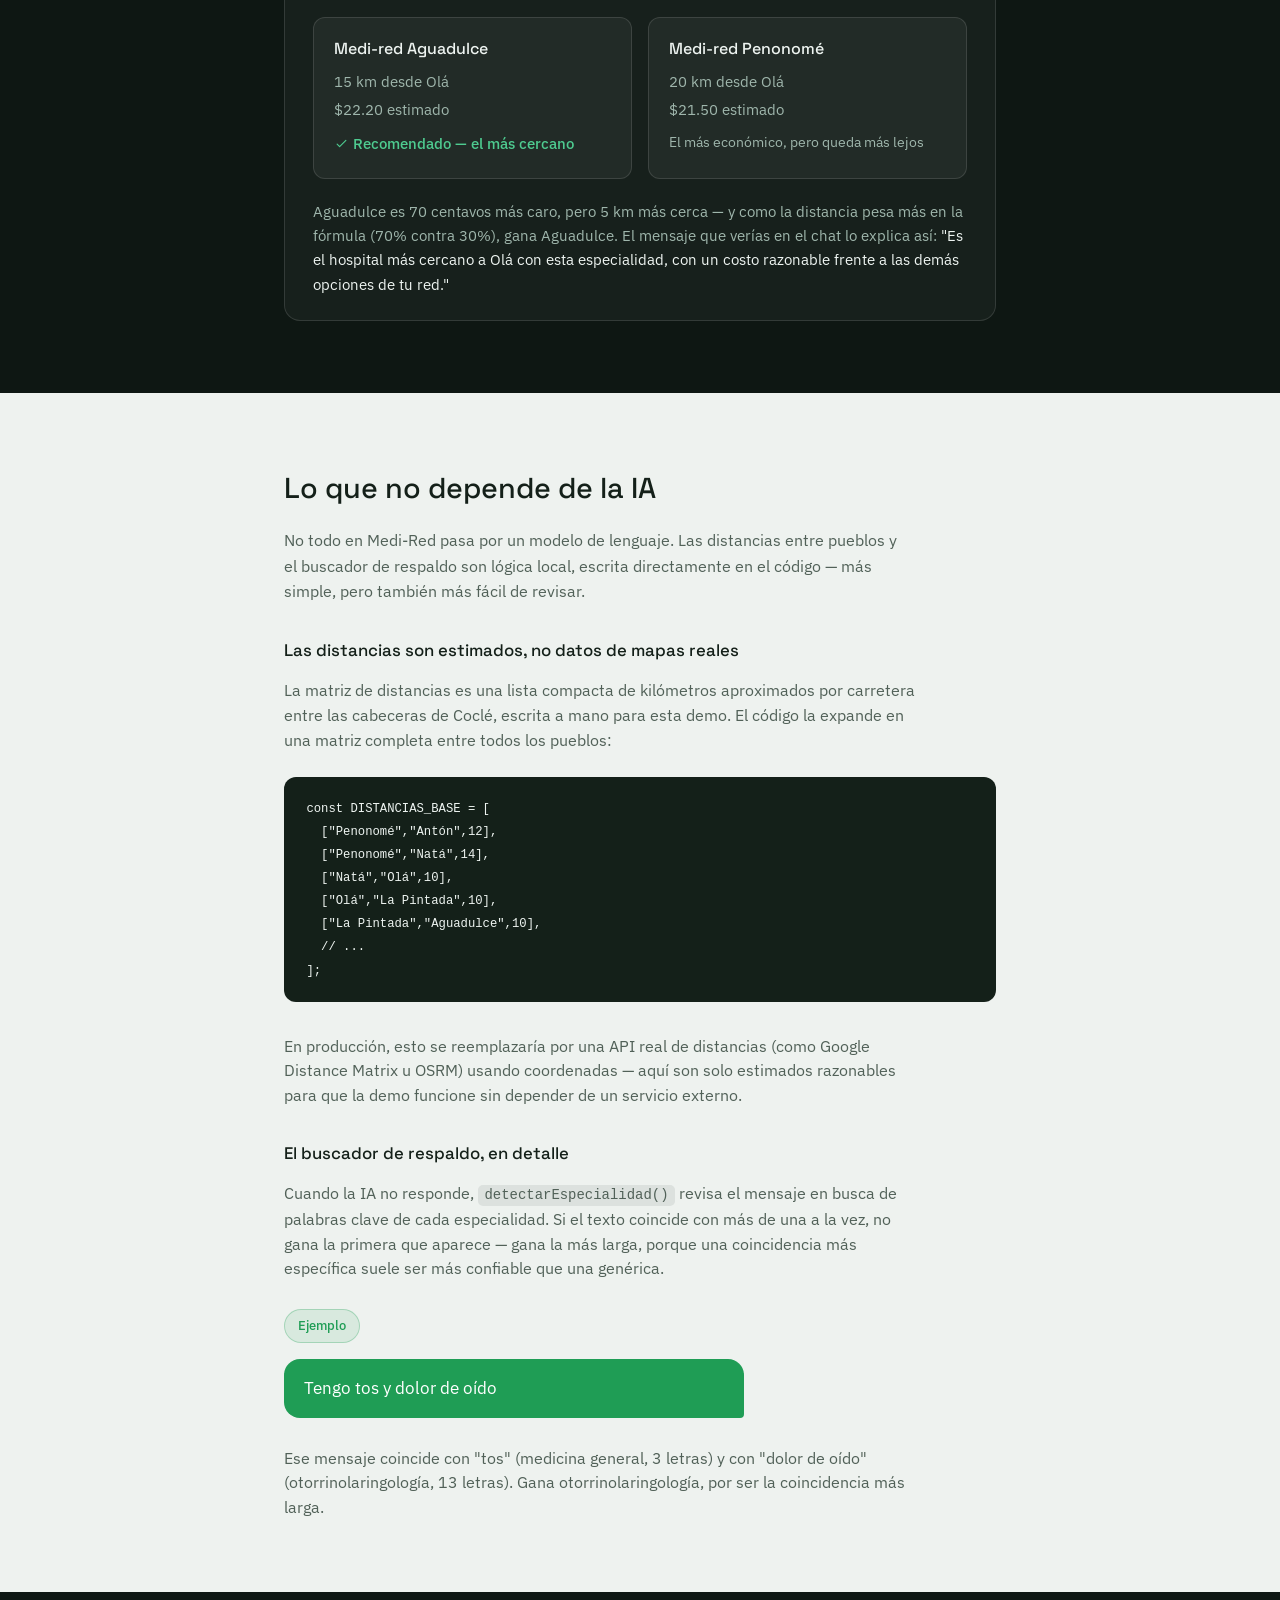
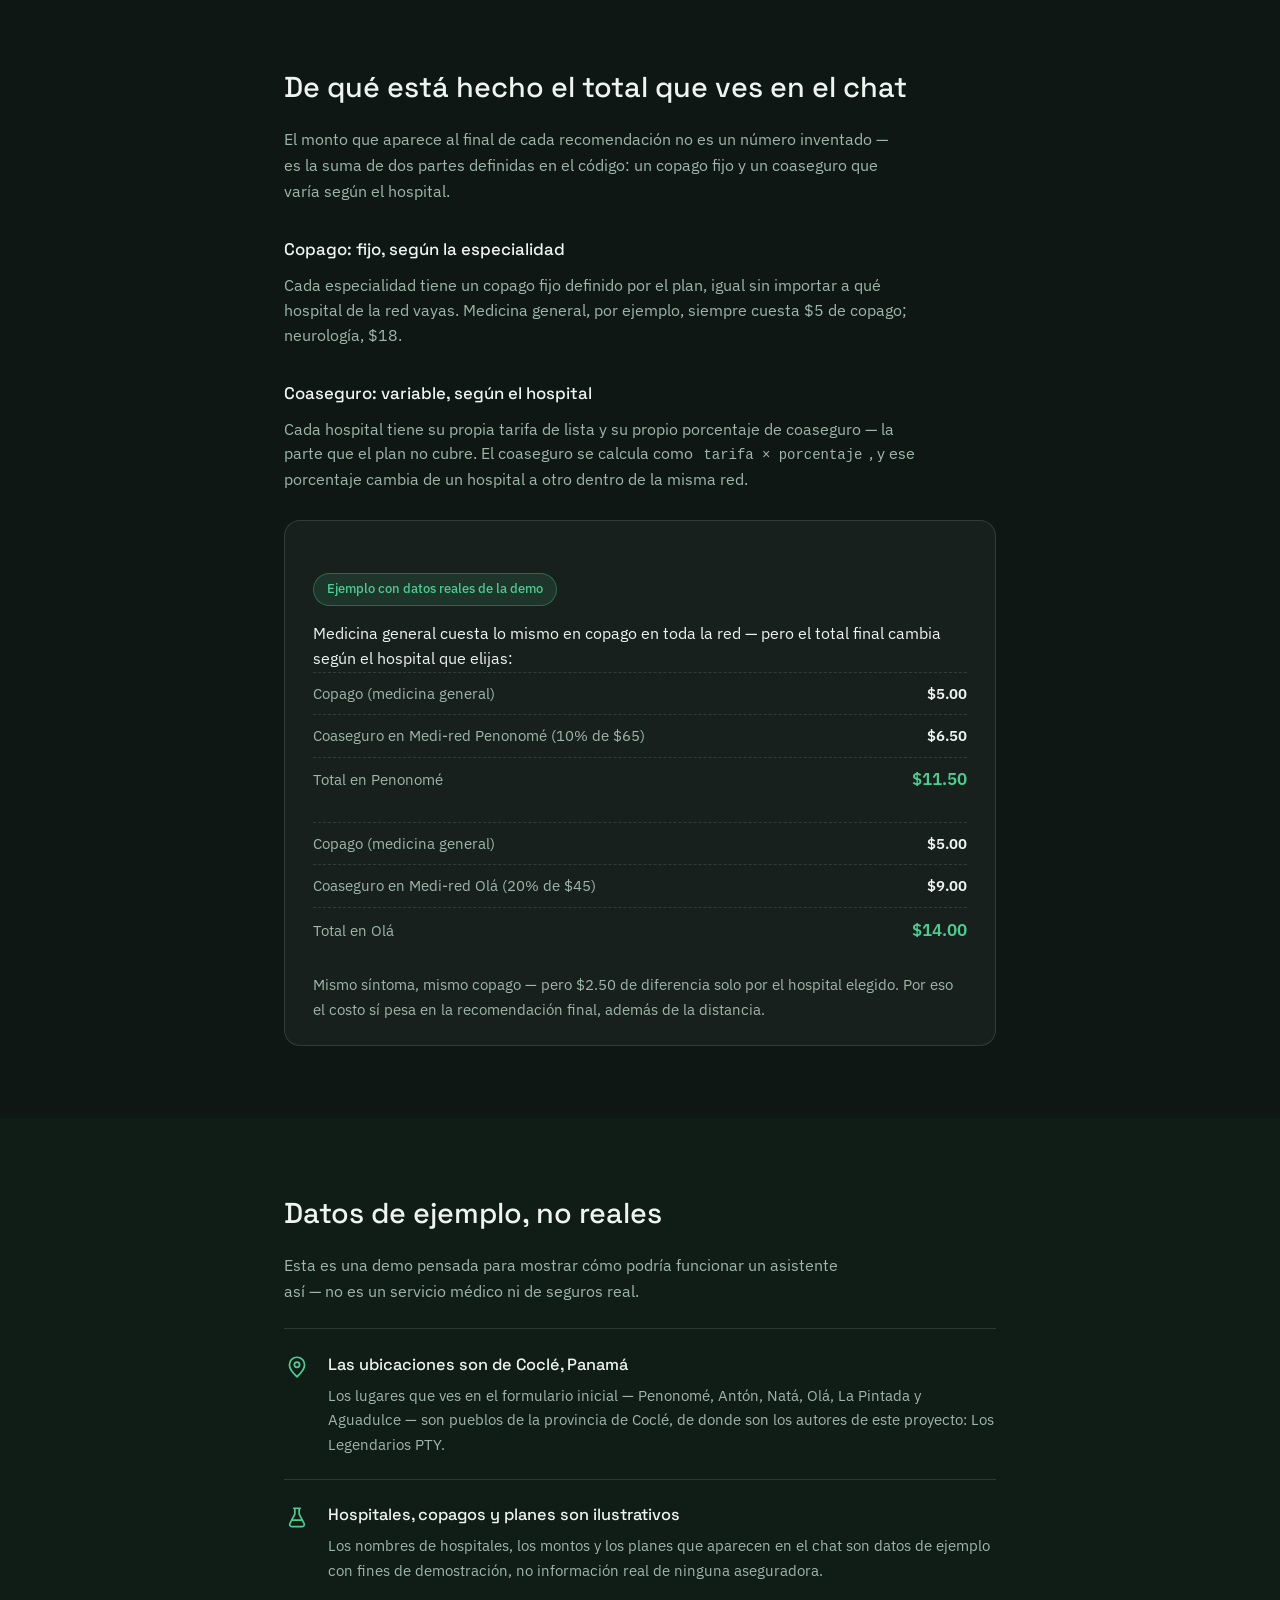
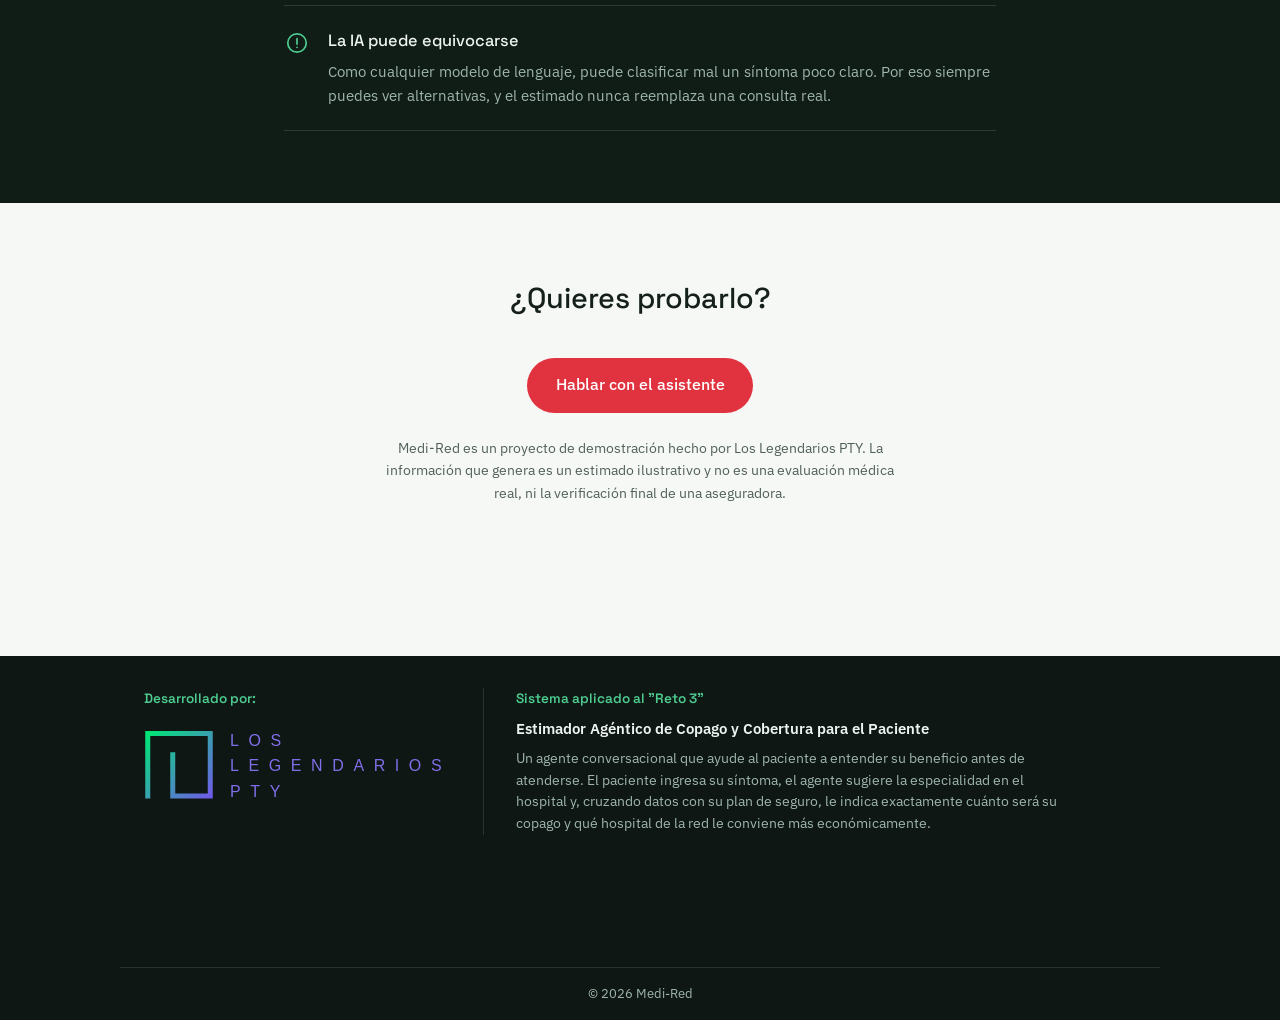
<file: diseño.html>
<!doctype html>
<html lang="es">
  <head>
    <meta charset="UTF-8" />
    <meta name="viewport" content="width=device-width, initial-scale=1.0" />
    <title>Medi-Red — Cómo funciona</title>
    <link rel="icon" href="./media/preview-1.ico" />
    <link rel="preconnect" href="https://fonts.googleapis.com" />
    <link rel="preconnect" href="https://fonts.gstatic.com" crossorigin />
    <link href="https://fonts.googleapis.com/css2?family=Space+Grotesk:wght@500;600&family=IBM+Plex+Sans:wght@400;500&display=swap" rel="stylesheet" />
    <style>
      :root {
        --bg-deep: #0e1713;
        --bg-deep-2: #101c16;
        --bg-light: #f6f8f6;
        --bg-light-2: #eef2ef;
        --green-600: #1f9d55;
        --green-400: #4ecb90;
        --red-600: #e0323f;
        --red-500: #ef4a56;
        --ink: #142019;
        --paper: #eef4f1;
        --muted-on-dark: #9fb6ac;
        --muted-on-light: #516158;
        --border-dark: rgba(255, 255, 255, 0.12);
        --border-light: rgba(20, 32, 25, 0.12);
        --font-display: "Space Grotesk", "Segoe UI", sans-serif;
        --font-body: "IBM Plex Sans", "Segoe UI", sans-serif;
      }
      * {
        box-sizing: border-box;
      }
      html {
        scroll-behavior: smooth;
      }
      @media (prefers-reduced-motion: reduce) {
        html {
          scroll-behavior: auto;
        }
      }
      body {
        margin: 0;
        background: var(--bg-light);
        color: var(--ink);
        font-family: var(--font-body);
        line-height: 1.6;
      }
      h1,
      h2,
      h3 {
        font-family: var(--font-display);
        font-weight: 500;
        margin: 0 0 0.6em 0;
      }
      p {
        margin: 0;
      }
      a {
        color: inherit;
      }
      a:focus-visible,
      button:focus-visible {
        outline: 2px solid var(--green-400);
        outline-offset: 3px;
      }
      .section-inner {
        max-width: 760px;
        margin: 0 auto;
        padding: 0 1.5rem;
      }

      /* Nav (idéntico al de landing.html) */
      .nav {
        background: var(--bg-light);
        border-bottom: 1px solid var(--border-light);
        width: 100%;
        position: fixed;
        z-index: 1000;
        top: 0;
      }
      .nav-inner {
        max-width: 1040px;
        margin: 0 auto;
        padding: 0.3rem 1.5rem;
        display: flex;
        align-items: center;
        justify-content: space-between;
        gap: 1rem;
        flex-wrap: wrap;
      }
      .brand {
        display: flex;
        align-items: center;
        gap: 0.6rem;
      }
      .brand-mark {
        flex-shrink: 0;
        width: 56px;
        height: 56px;
        display: block;
      }
      .brand-mark-link {
        display: block;
        line-height: 0;
        flex-shrink: 0;
      }
      .nav-actions {
        display: flex;
        align-items: center;
        gap: 1.4rem;
      }
      .nav-link {
        font-family: var(--font-body);
        font-size: 0.95rem;
        font-weight: 500;
        color: var(--muted-on-light);
        text-decoration: none;
      }
      .nav-link:hover {
        color: var(--green-600);
        text-decoration: underline;
      }
      .nav-toggle {
        display: none;
        align-items: center;
        justify-content: center;
        width: 40px;
        height: 40px;
        flex-shrink: 0;
        border: 1px solid var(--border-light);
        border-radius: 10px;
        background: transparent;
        color: var(--ink);
        cursor: pointer;
        padding: 0;
      }
      .nav-toggle svg {
        width: 20px;
        height: 20px;
      }
      @media (max-width: 640px) {
        .nav-actions {
          display: none;
        }
        .nav-toggle {
          display: inline-flex;
        }
      }
      .mobile-menu {
        position: fixed;
        inset: 0;
        z-index: 2000;
        background: var(--bg-light);
        display: flex;
        flex-direction: column;
      }
      .mobile-menu[hidden] {
        display: none;
      }
      .mobile-menu-header {
        display: flex;
        justify-content: flex-end;
        padding: 1.1rem 1.5rem;
      }
      .mobile-menu-close {
        display: inline-flex;
        align-items: center;
        justify-content: center;
        width: 40px;
        height: 40px;
        border: 1px solid var(--border-light);
        border-radius: 10px;
        background: transparent;
        color: var(--ink);
        cursor: pointer;
        padding: 0;
      }
      .mobile-menu-close svg {
        width: 20px;
        height: 20px;
      }
      .mobile-menu-links {
        flex: 1;
        display: flex;
        flex-direction: column;
        align-items: center;
        justify-content: center;
        gap: 1.75rem;
        padding: 0 1.5rem 3rem;
      }
      .mobile-menu-links .nav-link {
        font-size: 1.2rem;
      }
      .mobile-menu-links .btn {
        width: 100%;
        max-width: 280px;
      }
      .logo {
        font-family: var(--font-display);
        font-weight: 600;
        font-size: 1.25rem;
        color: var(--green-600);
        letter-spacing: 0.01em;
      }
      .brand-text {
        display: flex;
        flex-direction: column;
        line-height: 1.15;
      }
      .brand-tagline {
        font-family: var(--font-body);
        font-weight: 500;
        font-size: 0.7rem;
        color: var(--muted-on-light);
        letter-spacing: 0.02em;
      }

      /* Botones (idénticos a landing.html) */
      .btn {
        display: inline-flex;
        align-items: center;
        justify-content: center;
        padding: 0.85rem 1.7rem;
        border-radius: 999px;
        font-family: var(--font-body);
        font-weight: 500;
        font-size: 1rem;
        text-decoration: none;
        border: 1px solid transparent;
        cursor: pointer;
        transition:
          background-color 0.15s ease,
          border-color 0.15s ease,
          color 0.15s ease;
      }
      .btn-primary {
        background: var(--red-600);
        color: #fff;
      }
      .btn-primary:hover {
        background: var(--red-500);
      }
      .btn-sm {
        padding: 0.55rem 1.3rem;
        font-size: 0.92rem;
      }

      /* Intro (equivalente simplificado del hero) */
      .intro {
        margin-top: 60px;
        background: var(--bg-deep);
        padding: clamp(3rem, 7vw, 4.5rem) 1.5rem clamp(2.5rem, 6vw, 3.5rem);
        text-align: center;
      }
      .intro-inner {
        max-width: 640px;
        margin: 0 auto;
      }
      .demo-badge {
        display: inline-flex;
        align-items: center;
        gap: 0.55rem;
        border: 1px solid rgba(78, 203, 144, 0.4);
        background: rgba(78, 203, 144, 0.08);
        color: var(--green-400);
        padding: 0.45rem 0.95rem;
        border-radius: 999px;
        font-size: 0.85rem;
        font-weight: 500;
        margin-bottom: 1.4rem;
      }
      .demo-dot {
        width: 8px;
        height: 8px;
        border-radius: 50%;
        background: var(--green-400);
        flex-shrink: 0;
      }
      .intro h1 {
        color: var(--paper);
        font-size: clamp(1.8rem, 4vw, 2.4rem);
        line-height: 1.25;
      }
      .intro-sub {
        color: var(--muted-on-dark);
        font-size: 1.03rem;
        max-width: 520px;
        margin: 0 auto;
      }

      /* Pasos (mismo patrón que .how en landing.html) */
      .how {
        background: var(--bg-light-2);
        padding: clamp(3rem, 6vw, 4.5rem) 1.5rem;
      }
      .how h2 {
        font-size: clamp(1.4rem, 3vw, 1.8rem);
      }
      .how .lead {
        color: var(--muted-on-light);
        max-width: 560px;
        margin-top: 0.6rem;
      }
      code {
        font-family: ui-monospace, SFMono-Regular, Menlo, Consolas, monospace;
        background: rgba(20, 32, 25, 0.08);
        padding: 0.15rem 0.4rem;
        border-radius: 5px;
        font-size: 0.9em;
      }
      .example-tag {
        display: inline-flex;
        align-items: center;
        gap: 0.5rem;
        background: rgba(31, 157, 85, 0.1);
        color: var(--green-600);
        border: 1px solid rgba(31, 157, 85, 0.28);
        padding: 0.35rem 0.8rem;
        border-radius: 999px;
        font-size: 0.8rem;
        font-weight: 500;
        margin-top: 1.75rem;
      }
      .example-bubble {
        display: block;
        max-width: 460px;
        background: var(--green-600);
        color: #fff;
        padding: 1rem 1.25rem;
        border-radius: 16px 16px 4px 16px;
        font-size: 1.05rem;
        margin: 1rem 0 1.75rem;
      }
      .example-compare {
        display: grid;
        grid-template-columns: 1fr 1fr;
        gap: 1.5rem;
      }
      @media (max-width: 640px) {
        .example-compare {
          grid-template-columns: 1fr;
        }
      }
      .example-col h3 {
        font-size: 1rem;
        margin-bottom: 0.4rem;
      }
      .example-col p {
        color: var(--muted-on-light);
        font-size: 0.95rem;
      }

      /* Reglas del agente */
      .rules {
        background: var(--bg-light);
        padding: clamp(3rem, 6vw, 4.5rem) 1.5rem;
      }
      .rules h2 {
        font-size: clamp(1.4rem, 3vw, 1.8rem);
      }
      .rules .lead {
        color: var(--muted-on-light);
        max-width: 620px;
        margin-top: 0.6rem;
      }
      .prompt-block {
        margin: 1.5rem 0 2rem;
        background: var(--ink);
        color: var(--paper);
        border-radius: 12px;
        padding: 1.25rem 1.4rem;
        overflow-x: auto;
        font-size: 0.85rem;
        line-height: 1.7;
      }
      .prompt-block code {
        background: none;
        padding: 0;
        color: inherit;
        white-space: pre-wrap;
        word-break: break-word;
      }
      .rule-list {
        display: flex;
        flex-direction: column;
        gap: 1.5rem;
      }
      .rule-row h3 {
        font-size: 1.02rem;
        margin-bottom: 0.35rem;
      }
      .rule-row p {
        color: var(--muted-on-light);
        font-size: 0.95rem;
      }

      /* Cómo se elige el hospital */
      .pick {
        background: var(--bg-deep);
        padding: clamp(3rem, 6vw, 4.5rem) 1.5rem;
      }
      .pick h2 {
        color: var(--paper);
        font-size: clamp(1.4rem, 3vw, 1.8rem);
      }
      .pick .lead {
        color: var(--muted-on-dark);
        max-width: 620px;
        margin-top: 0.6rem;
      }
      .pick-sub {
        color: var(--paper);
        font-size: 1.05rem;
        margin-top: 2rem;
      }
      .pick-text {
        color: var(--muted-on-dark);
        font-size: 0.97rem;
        max-width: 640px;
      }
      .pick-text strong {
        color: var(--paper);
      }
      .pick .example-tag {
        color: var(--green-400);
        background: rgba(78, 203, 144, 0.12);
        border-color: rgba(78, 203, 144, 0.35);
      }
      .worked-example {
        margin-top: 1.75rem;
        background: rgba(255, 255, 255, 0.04);
        border: 1px solid var(--border-dark);
        border-radius: 16px;
        padding: 1.5rem 1.75rem;
      }
      .worked-lede {
        color: var(--paper);
        font-size: 1rem;
        margin: 0.9rem 0 0;
      }
      .hospital-compare {
        display: grid;
        grid-template-columns: 1fr 1fr;
        gap: 1rem;
        margin-top: 1.25rem;
      }
      @media (max-width: 640px) {
        .hospital-compare {
          grid-template-columns: 1fr;
        }
      }
      .hospital-card {
        background: rgba(255, 255, 255, 0.05);
        border: 1px solid var(--border-dark);
        border-radius: 12px;
        padding: 1.1rem 1.25rem;
      }
      .hospital-card h3 {
        color: var(--paper);
        font-size: 1rem;
        margin-bottom: 0.5rem;
      }
      .hospital-card p {
        color: var(--muted-on-dark);
        font-size: 0.93rem;
        margin-bottom: 0.3rem;
      }
      .winner-tag {
        color: var(--green-400) !important;
        font-weight: 500;
        margin-top: 0.6rem !important;
      }
      .muted-tag {
        font-size: 0.85rem !important;
        margin-top: 0.6rem !important;
      }
      .worked-conclusion {
        margin-top: 1.25rem;
        color: var(--muted-on-dark);
        font-size: 0.95rem;
      }
      .worked-conclusion em {
        color: var(--paper);
        font-style: normal;
      }

      /* Lo que no depende de la IA */
      .local {
        background: var(--bg-light-2);
        padding: clamp(3rem, 6vw, 4.5rem) 1.5rem;
      }
      .local h2 {
        font-size: clamp(1.4rem, 3vw, 1.8rem);
      }
      .local .lead {
        color: var(--muted-on-light);
        max-width: 620px;
        margin-top: 0.6rem;
      }
      .local-sub {
        color: var(--ink);
        font-size: 1.05rem;
        margin-top: 2rem;
      }
      .local-text {
        color: var(--muted-on-light);
        font-size: 0.97rem;
        max-width: 640px;
        margin-top: 0.9rem;
      }
      .cost-mini {
        border-top: 1px dashed var(--border-dark);
      }
      .cost-mini-row {
        display: flex;
        justify-content: space-between;
        align-items: baseline;
        gap: 1rem;
        padding: 0.55rem 0;
        border-bottom: 1px dashed var(--border-dark);
        color: var(--muted-on-dark);
        font-size: 0.93rem;
      }
      .cost-mini-row .num {
        font-weight: 600;
        color: var(--paper);
        flex-shrink: 0;
      }
      .cost-mini-row.total {
        border-bottom: none;
      }
      .cost-mini-row.total .num {
        color: var(--green-400);
        font-size: 1.05rem;
      }

      /* Sección de datos de ejemplo (mismo patrón que .why en landing.html) */
      .why {
        background: var(--bg-deep-2);
        padding: clamp(3rem, 6vw, 4.5rem) 1.5rem;
      }
      .why h2 {
        color: var(--paper);
        font-size: clamp(1.4rem, 3vw, 1.8rem);
      }
      .why .lead {
        color: var(--muted-on-dark);
        max-width: 560px;
        margin-top: 0.6rem;
      }
      .benefit-list {
        margin-top: 1.5rem;
        border-top: 1px solid var(--border-dark);
      }
      .benefit-row {
        display: flex;
        gap: 1.1rem;
        align-items: flex-start;
        padding: 1.4rem 0;
        border-bottom: 1px solid var(--border-dark);
      }
      .benefit-row svg {
        flex: none;
        width: 26px;
        height: 26px;
        color: var(--green-400);
        margin-top: 0.15rem;
      }
      .benefit-row h3 {
        color: var(--paper);
        font-size: 1.02rem;
        margin-bottom: 0.3rem;
      }
      .benefit-row p {
        color: var(--muted-on-dark);
        font-size: 0.96rem;
      }

      /* CTA final (mismo patrón que .cta en landing.html) */
      .cta {
        background: var(--bg-light);
        padding: clamp(3rem, 6vw, 4.5rem) 1.5rem;
        text-align: center;
        margin-bottom: 80px;
      }
      .cta h2 {
        font-size: clamp(1.4rem, 3vw, 1.8rem);
      }
      .cta .btn {
        margin-top: 1.2rem;
      }
      .disclaimer {
        max-width: 520px;
        margin: 1.5rem auto 0;
        color: var(--muted-on-light);
        font-size: 0.88rem;
      }

      /* Footer */
      .site-footer {
        background: var(--bg-deep);
      }
      .footer-inner {
        display: flex;
        flex-wrap: wrap;
        gap: 2rem;
        max-width: 1040px;
        margin: 0 auto;
        padding: 2rem 1.5rem;
      }
      .footer-copyright {
        max-width: 1040px;
        margin: 0 auto;
        margin-top: 100px;
        padding: 1rem 1.5rem 1.5rem;
        border-top: 1px solid var(--border-dark);
        text-align: center;
        font-size: 0.8rem;
        color: var(--muted-on-dark);
      }
      .footer-brand {
        display: flex;
        flex-direction: column;
        gap: 0.75rem;
        flex: none;
      }
      .footer-brand-row {
        display: flex;
        align-items: center;
        gap: 1rem;
      }
      .footer-brand svg {
        width: 70px;
        height: 70px;
        padding: 0;
      }
      p.credit-label {
        margin: 0 0 0.35rem;
        font-family: var(--font-display);
        font-weight: 600;
        font-size: 0.85rem;
        color: var(--green-400);
      }
      .team-name {
        display: block;
        font-family: "Segoe UI", sans-serif;
        font-size: 1rem;
        letter-spacing: 0.6em;
        text-transform: uppercase;
        color: #806ee9;
      }
      .footer-challenge {
        flex: 1;
        min-width: 240px;
        border-left: 1px solid var(--border-dark);
        padding-left: 2rem;
      }
      @media (max-width: 640px) {
        .footer-challenge {
          border-left: none;
          padding-left: 0;
          border-top: 1px solid var(--border-dark);
          padding-top: 1.5rem;
          width: 100%;
        }
        .footer-brand svg {
          width: 60px;
          height: 60px;
        }
      }
      .challenge-tag {
        margin: 0 0 0.35rem;
        font-family: var(--font-display);
        font-weight: 600;
        font-size: 0.85rem;
        color: var(--green-400);
      }
      .challenge-title {
        margin: 0 0 0.5rem;
        font-weight: 600;
        font-size: 0.95rem;
        color: var(--paper);
      }
      .challenge-desc {
        margin: 0;
        max-width: 560px;
        font-size: 0.85rem;
        line-height: 1.6;
        color: var(--muted-on-dark);
      }
    </style>
  </head>
  <body>
    <header class="nav">
      <div class="nav-inner">
        <div class="brand">
          <a class="brand-mark-link" href="landing.html" aria-label="Ir al inicio">
            <img class="brand-mark" src="./media/preview-1.svg" alt="" width="56" height="56" />
          </a>
          <div class="brand-text">
            <span class="logo">MEDI-RED</span>
            <span class="brand-tagline">Agente virtual</span>
          </div>
        </div>
        <div class="nav-actions">
          <a class="nav-link" href="diseño.html">¿Cómo funciono?</a>
          <a class="btn btn-primary btn-sm" href="index.html">Ir al asistente</a>
        </div>
        <button type="button" class="nav-toggle" id="navToggle" aria-label="Abrir menú" aria-expanded="false" aria-controls="mobileMenu">
          <svg viewBox="0 0 24 24" fill="none" stroke="currentColor" stroke-width="1.8" stroke-linecap="round" stroke-linejoin="round"><path d="M4 7h16M4 12h16M4 17h16" /></svg>
        </button>
      </div>
    </header>

    <div class="mobile-menu" id="mobileMenu" hidden>
      <div class="mobile-menu-header">
        <button type="button" class="mobile-menu-close" id="mobileMenuClose" aria-label="Cerrar menú">
          <svg viewBox="0 0 24 24" fill="none" stroke="currentColor" stroke-width="1.8" stroke-linecap="round" stroke-linejoin="round"><path d="M6 6l12 12M18 6L6 18" /></svg>
        </button>
      </div>
      <div class="mobile-menu-links">
        <a class="nav-link" href="diseño.html">¿Cómo funciono?</a>
        <a class="btn btn-primary" href="index.html">Ir al asistente</a>
      </div>
    </div>

    <section class="intro">
      <div class="intro-inner">
        <span class="demo-badge"><span class="demo-dot"></span>Proyecto de demostración</span>
        <h1>Cómo funciona el asistente Medi-Red</h1>
        <p class="intro-sub">Un vistazo general a la lógica que conecta lo que escribes en el chat con una especialidad, un copago estimado y un hospital recomendado.</p>
      </div>
    </section>

    <section class="how">
      <div class="section-inner">
        <h2>Por qué el asistente usa un modelo de razonamiento</h2>
        <p class="lead">Un síntoma real casi nunca llega en una sola palabra clave. Por eso, en vez de depender solo de un buscador de términos, el paso de clasificación usa el modelo de Groq <code>openai/gpt-oss-20b</code> — capaz de leer la frase completa antes de decidir una especialidad.</p>

        <span class="example-tag">Ejemplo real</span>
        <div class="example-bubble">Adormecimiento en los dedos de la mano izquierda</div>

        <div class="example-compare">
          <div class="example-col">
            <h3>Solo con palabras clave</h3>
            <p>Un motor que busca términos literales como "mano" o "dedos" se queda en la superficie, sin conectar la frase con causas menos obvias.</p>
          </div>
          <div class="example-col">
            <h3>Con openai/gpt-oss-20b</h3>
            <p>El modelo interpreta dónde ocurre el síntoma y qué tipo de sensación es, y puede considerar razonablemente más de una especialidad — por ejemplo neurología — antes de sugerir la más adecuada.</p>
          </div>
        </div>

        <p class="lead" style="margin-top: 1.75rem">Por eso este modelo es el motor principal de clasificación. El buscador por palabras clave queda como respaldo para cuando la IA no responde, no como primera opción.</p>
      </div>
    </section>

    <section class="rules">
      <div class="section-inner">
        <h2>Las reglas que sigue el clasificador</h2>
        <p class="lead">Antes de leer cualquier síntoma, el modelo recibe un mensaje de sistema — instrucciones fijas que definen qué puede y qué no puede responder. Así vive, tal cual, dentro de <code>app.js</code>:</p>

        <pre class="prompt-block"><code>Eres un clasificador administrativo de un hospital. Dado un síntoma en español,
devuelve SOLO un JSON con esta forma exacta, sin texto adicional:
{"especialidad_id": "uno_de_la_lista", "confianza": "alta|media|baja", "mensaje_paciente": "1-2 frases empáticas explicando por qué se sugiere esa especialidad, sin dar diagnóstico ni tratamiento ni nombres de medicamentos"}

Lista válida de especialidad_id (usa exactamente uno de estos, tal cual está escrito):
${IDS_VALIDOS.join(", ")}

Si el síntoma no encaja claramente en ninguna, usa "medicina_general".
Nunca sugieras diagnósticos, tratamientos ni medicamentos. Nunca inventes un especialidad_id fuera de la lista.</code></pre>

        <div class="rule-list">
          <div class="rule-row">
            <h3>Responde solo en JSON, sin texto extra</h3>
            <p>Así la aplicación puede leer la respuesta de forma automática, sin tener que interpretar un párrafo libre.</p>
          </div>
          <div class="rule-row">
            <h3>Solo puede elegir de una lista cerrada</h3>
            <p><code>especialidad_id</code> tiene que ser exactamente uno de los valores de <code>IDS_VALIDOS</code> — el modelo nunca puede inventar una especialidad que la app no reconozca.</p>
          </div>
          <div class="rule-row">
            <h3>Si no está claro, usa "medicina_general"</h3>
            <p>Es la salida segura cuando el síntoma es ambiguo, en vez de forzar una especialidad incorrecta con tal de dar una respuesta.</p>
          </div>
          <div class="rule-row">
            <h3>Incluye qué tan segura está la clasificación</h3>
            <p><code>confianza</code> (alta, media o baja) le da a la app una señal de qué tan firme fue la decisión del modelo.</p>
          </div>
          <div class="rule-row">
            <h3>Nunca diagnostica ni receta</h3>
            <p>El <code>mensaje_paciente</code> debe ser empático y breve, pero tiene explícitamente prohibido incluir un diagnóstico, un tratamiento o el nombre de un medicamento. El modelo solo orienta hacia una especialidad — nunca actúa como médico.</p>
          </div>
          <div class="rule-row">
            <h3>La app también verifica la respuesta</h3>
            <p>Aunque se le pida a la IA que nunca invente un <code>especialidad_id</code> fuera de la lista, el código lo comprueba de todas formas: si llega algo que no está en <code>IDS_VALIDOS</code>, se reemplaza por <code>medicina_general</code> antes de mostrarlo.</p>
          </div>
        </div>
      </div>
    </section>

    <section class="pick">
      <div class="section-inner">
        <h2>Cómo se elige el hospital recomendado</h2>
        <p class="lead">No es simplemente "el hospital más cercano". Primero se filtra por quién realmente atiende esa especialidad, y después se compara cercanía contra costo entre los que quedan.</p>

        <h3 class="pick-sub">Primero: ¿quién atiende esa especialidad?</h3>
        <p class="pick-text">No todos los hospitales de la red tienen las mismas especialidades. Los pueblos más pequeños — <strong>Olá</strong>, <strong>La Pintada</strong>, <strong>Natá</strong> — solo cuentan con medicina general, traumatología y pediatría. Las especialidades más complejas, como cardiología o neurología, están concentradas en los dos centros más grandes: <strong>Penonomé</strong> y <strong>Aguadulce</strong>.</p>

        <h3 class="pick-sub">Después: cercanía y costo, combinados</h3>
        <p class="pick-text">Entre los hospitales que sí atienden la especialidad, el algoritmo normaliza la distancia (km) y el costo total ($) a una misma escala y los combina con un peso fijo: <strong>70% distancia, 30% costo</strong>. Gana el mejor balance — no necesariamente el más barato ni el más cercano por separado.</p>

        <div class="worked-example">
          <span class="example-tag">Ejemplo con datos reales de la demo</span>
          <p class="worked-lede">Alguien en <strong>Olá</strong> con un síntoma de cardiología solo tiene dos opciones en la red: Penonomé y Aguadulce.</p>
          <div class="hospital-compare">
            <div class="hospital-card">
              <h3>Medi-red Aguadulce</h3>
              <p>15 km desde Olá</p>
              <p>$22.20 estimado</p>
              <p class="winner-tag">
                <svg viewBox="0 0 24 24" fill="none" stroke="currentColor" stroke-width="1.8" stroke-linecap="round" stroke-linejoin="round" style="width: 15px; height: 15px; vertical-align: -2px; margin-right: 4px"><path d="M5 13l4 4L19 7" /></svg>Recomendado — el más cercano
              </p>
            </div>
            <div class="hospital-card">
              <h3>Medi-red Penonomé</h3>
              <p>20 km desde Olá</p>
              <p>$21.50 estimado</p>
              <p class="muted-tag">El más económico, pero queda más lejos</p>
            </div>
          </div>
          <p class="worked-conclusion">Aguadulce es 70 centavos más caro, pero 5 km más cerca — y como la distancia pesa más en la fórmula (70% contra 30%), gana Aguadulce. El mensaje que verías en el chat lo explica así: <em>"Es el hospital más cercano a Olá con esta especialidad, con un costo razonable frente a las demás opciones de tu red."</em></p>
        </div>
      </div>
    </section>

    <section class="local">
      <div class="section-inner">
        <h2>Lo que no depende de la IA</h2>
        <p class="lead">No todo en Medi-Red pasa por un modelo de lenguaje. Las distancias entre pueblos y el buscador de respaldo son lógica local, escrita directamente en el código — más simple, pero también más fácil de revisar.</p>

        <h3 class="local-sub">Las distancias son estimados, no datos de mapas reales</h3>
        <p class="local-text">La matriz de distancias es una lista compacta de kilómetros aproximados por carretera entre las cabeceras de Coclé, escrita a mano para esta demo. El código la expande en una matriz completa entre todos los pueblos:</p>

        <pre class="prompt-block"><code>const DISTANCIAS_BASE = [
  ["Penonomé","Antón",12],
  ["Penonomé","Natá",14],
  ["Natá","Olá",10],
  ["Olá","La Pintada",10],
  ["La Pintada","Aguadulce",10],
  // ...
];</code></pre>

        <p class="local-text">En producción, esto se reemplazaría por una API real de distancias (como Google Distance Matrix u OSRM) usando coordenadas — aquí son solo estimados razonables para que la demo funcione sin depender de un servicio externo.</p>

        <h3 class="local-sub">El buscador de respaldo, en detalle</h3>
        <p class="local-text">Cuando la IA no responde, <code>detectarEspecialidad()</code> revisa el mensaje en busca de palabras clave de cada especialidad. Si el texto coincide con más de una a la vez, no gana la primera que aparece — gana la más larga, porque una coincidencia más específica suele ser más confiable que una genérica.</p>

        <span class="example-tag">Ejemplo</span>
        <div class="example-bubble">Tengo tos y dolor de oído</div>
        <p class="local-text">Ese mensaje coincide con "tos" (medicina general, 3 letras) y con "dolor de oído" (otorrinolaringología, 13 letras). Gana otorrinolaringología, por ser la coincidencia más larga.</p>
      </div>
    </section>

    <section class="pick">
      <div class="section-inner">
        <h2>De qué está hecho el total que ves en el chat</h2>
        <p class="lead">El monto que aparece al final de cada recomendación no es un número inventado — es la suma de dos partes definidas en el código: un copago fijo y un coaseguro que varía según el hospital.</p>

        <h3 class="pick-sub">Copago: fijo, según la especialidad</h3>
        <p class="pick-text">Cada especialidad tiene un copago fijo definido por el plan, igual sin importar a qué hospital de la red vayas. Medicina general, por ejemplo, siempre cuesta $5 de copago; neurología, $18.</p>

        <h3 class="pick-sub">Coaseguro: variable, según el hospital</h3>
        <p class="pick-text">Cada hospital tiene su propia tarifa de lista y su propio porcentaje de coaseguro — la parte que el plan no cubre. El coaseguro se calcula como <code>tarifa × porcentaje</code>, y ese porcentaje cambia de un hospital a otro dentro de la misma red.</p>

        <div class="worked-example">
          <span class="example-tag">Ejemplo con datos reales de la demo</span>
          <p class="worked-lede">Medicina general cuesta lo mismo en copago en toda la red — pero el total final cambia según el hospital que elijas:</p>
          <div class="cost-mini">
            <div class="cost-mini-row"><span>Copago (medicina general)</span><span class="num">$5.00</span></div>
            <div class="cost-mini-row"><span>Coaseguro en Medi-red Penonomé (10% de $65)</span><span class="num">$6.50</span></div>
            <div class="cost-mini-row total"><span>Total en Penonomé</span><span class="num">$11.50</span></div>
          </div>
          <div class="cost-mini" style="margin-top: 1.25rem">
            <div class="cost-mini-row"><span>Copago (medicina general)</span><span class="num">$5.00</span></div>
            <div class="cost-mini-row"><span>Coaseguro en Medi-red Olá (20% de $45)</span><span class="num">$9.00</span></div>
            <div class="cost-mini-row total"><span>Total en Olá</span><span class="num">$14.00</span></div>
          </div>
          <p class="worked-conclusion">Mismo síntoma, mismo copago — pero $2.50 de diferencia solo por el hospital elegido. Por eso el costo sí pesa en la recomendación final, además de la distancia.</p>
        </div>
      </div>
    </section>

    <section class="why">
      <div class="section-inner">
        <h2>Datos de ejemplo, no reales</h2>
        <p class="lead">Esta es una demo pensada para mostrar cómo podría funcionar un asistente así — no es un servicio médico ni de seguros real.</p>
        <div class="benefit-list">
          <div class="benefit-row">
            <svg viewBox="0 0 24 24" fill="none" stroke="currentColor" stroke-width="1.6" stroke-linecap="round" stroke-linejoin="round">
              <path d="M12 21s7-6.2 7-11a7 7 0 1 0-14 0c0 4.8 7 11 7 11z" />
              <circle cx="12" cy="10" r="2.4" />
            </svg>
            <div>
              <h3>Las ubicaciones son de Coclé, Panamá</h3>
              <p>Los lugares que ves en el formulario inicial — Penonomé, Antón, Natá, Olá, La Pintada y Aguadulce — son pueblos de la provincia de Coclé, de donde son los autores de este proyecto: Los Legendarios PTY.</p>
            </div>
          </div>
          <div class="benefit-row">
            <svg viewBox="0 0 24 24" fill="none" stroke="currentColor" stroke-width="1.6" stroke-linecap="round" stroke-linejoin="round">
              <path d="M9 3h6M10 3v5.5L5.5 17a2 2 0 0 0 1.8 3h9.4a2 2 0 0 0 1.8-3L14 8.5V3" />
              <path d="M7.5 14h9" />
            </svg>
            <div>
              <h3>Hospitales, copagos y planes son ilustrativos</h3>
              <p>Los nombres de hospitales, los montos y los planes que aparecen en el chat son datos de ejemplo con fines de demostración, no información real de ninguna aseguradora.</p>
            </div>
          </div>
          <div class="benefit-row">
            <svg viewBox="0 0 24 24" fill="none" stroke="currentColor" stroke-width="1.6" stroke-linecap="round" stroke-linejoin="round">
              <circle cx="12" cy="12" r="8.5" />
              <path d="M12 8v5M12 16h.01" />
            </svg>
            <div>
              <h3>La IA puede equivocarse</h3>
              <p>Como cualquier modelo de lenguaje, puede clasificar mal un síntoma poco claro. Por eso siempre puedes ver alternativas, y el estimado nunca reemplaza una consulta real.</p>
            </div>
          </div>
        </div>
      </div>
    </section>

    <section class="cta">
      <div class="section-inner">
        <h2>¿Quieres probarlo?</h2>
        <a class="btn btn-primary" href="index.html">Hablar con el asistente</a>
        <p class="disclaimer">Medi-Red es un proyecto de demostración hecho por Los Legendarios PTY. La información que genera es un estimado ilustrativo y no es una evaluación médica real, ni la verificación final de una aseguradora.</p>
      </div>
    </section>

    <footer class="site-footer">
      <div class="footer-inner">
        <div class="footer-brand">
          <p class="credit-label">Desarrollado por:</p>
          <div class="footer-brand-row">
            <svg xmlns="http://www.w3.org/2000/svg" viewBox="23 23 54 56" aria-hidden="true">
              <defs>
                <linearGradient id="footerGradient" x1="0%" y1="0%" x2="100%" y2="100%">
                  <stop offset="0%" stop-color="#00E676" />
                  <stop offset="100%" stop-color="#705AE8" />
                </linearGradient>
              </defs>
              <path d="M 25 77 L 25 25 L 75 25 L 75 75 L 45 75 L 45 40" fill="none" stroke="url(#footerGradient)" stroke-width="4" stroke-linejoin="miter" stroke-linecap="butt" />
            </svg>
            <p class="footer-credit">
              <span class="team-name">Los <br />Legendarios <br />PTY</span>
            </p>
          </div>
        </div>
        <div class="footer-challenge">
          <p class="challenge-tag">Sistema aplicado al "Reto 3"</p>
          <p class="challenge-title">Estimador Agéntico de Copago y Cobertura para el Paciente</p>
          <p class="challenge-desc">Un agente conversacional que ayude al paciente a entender su beneficio antes de atenderse. El paciente ingresa su síntoma, el agente sugiere la especialidad en el hospital y, cruzando datos con su plan de seguro, le indica exactamente cuánto será su copago y qué hospital de la red le conviene más económicamente.</p>
        </div>
      </div>
      <p class="footer-copyright">© 2026 Medi-Red</p>
    </footer>

    <script>
      (function () {
        var toggle = document.getElementById("navToggle");
        var menu = document.getElementById("mobileMenu");
        var closeBtn = document.getElementById("mobileMenuClose");
        if (!toggle || !menu || !closeBtn) return;

        function openMenu() {
          menu.hidden = false;
          toggle.setAttribute("aria-expanded", "true");
          document.body.style.overflow = "hidden";
          closeBtn.focus();
        }
        function closeMenu() {
          menu.hidden = true;
          toggle.setAttribute("aria-expanded", "false");
          document.body.style.overflow = "";
          toggle.focus();
        }

        toggle.addEventListener("click", openMenu);
        closeBtn.addEventListener("click", closeMenu);

        menu.querySelectorAll("a").forEach(function (link) {
          link.addEventListener("click", closeMenu);
        });

        document.addEventListener("keydown", function (e) {
          if (e.key === "Escape" && !menu.hidden) closeMenu();
        });

        window.addEventListener("resize", function () {
          if (window.innerWidth > 640 && !menu.hidden) closeMenu();
        });
      })();
    </script>
  </body>
</html>
</file>
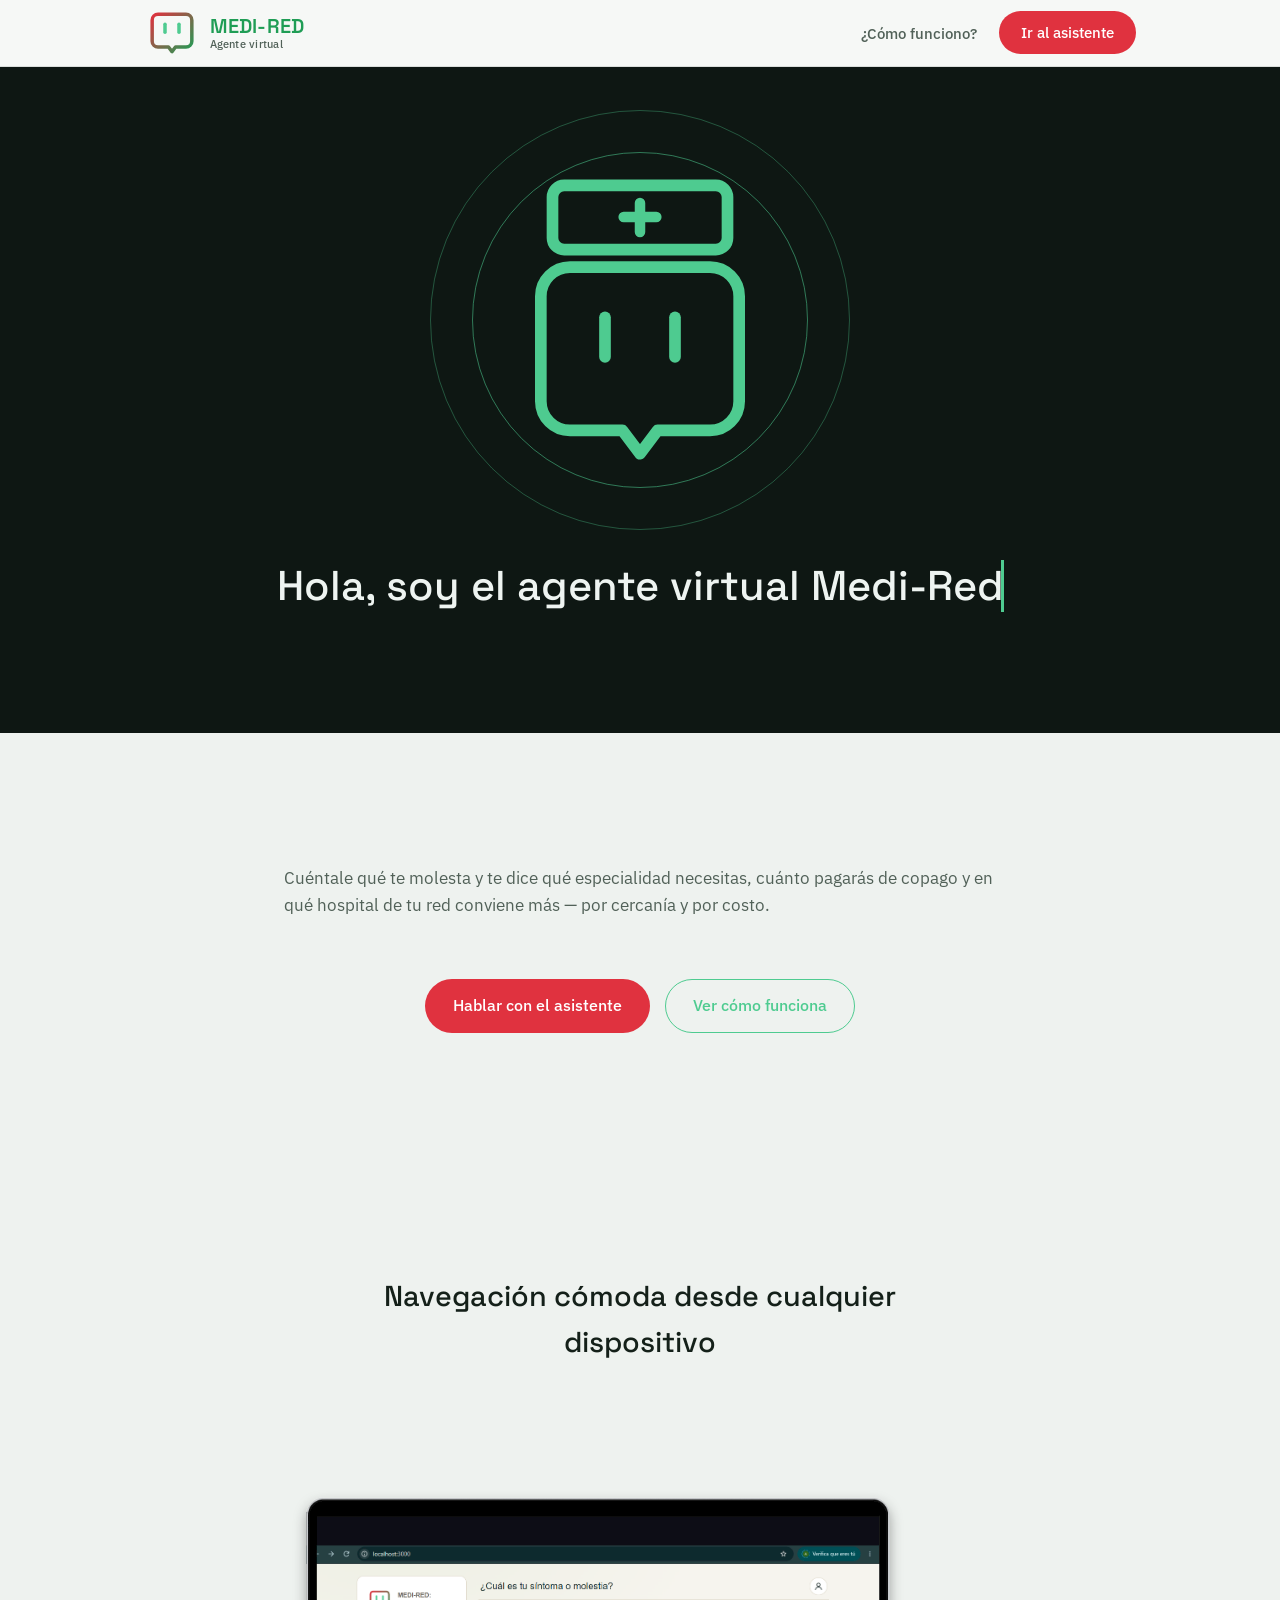
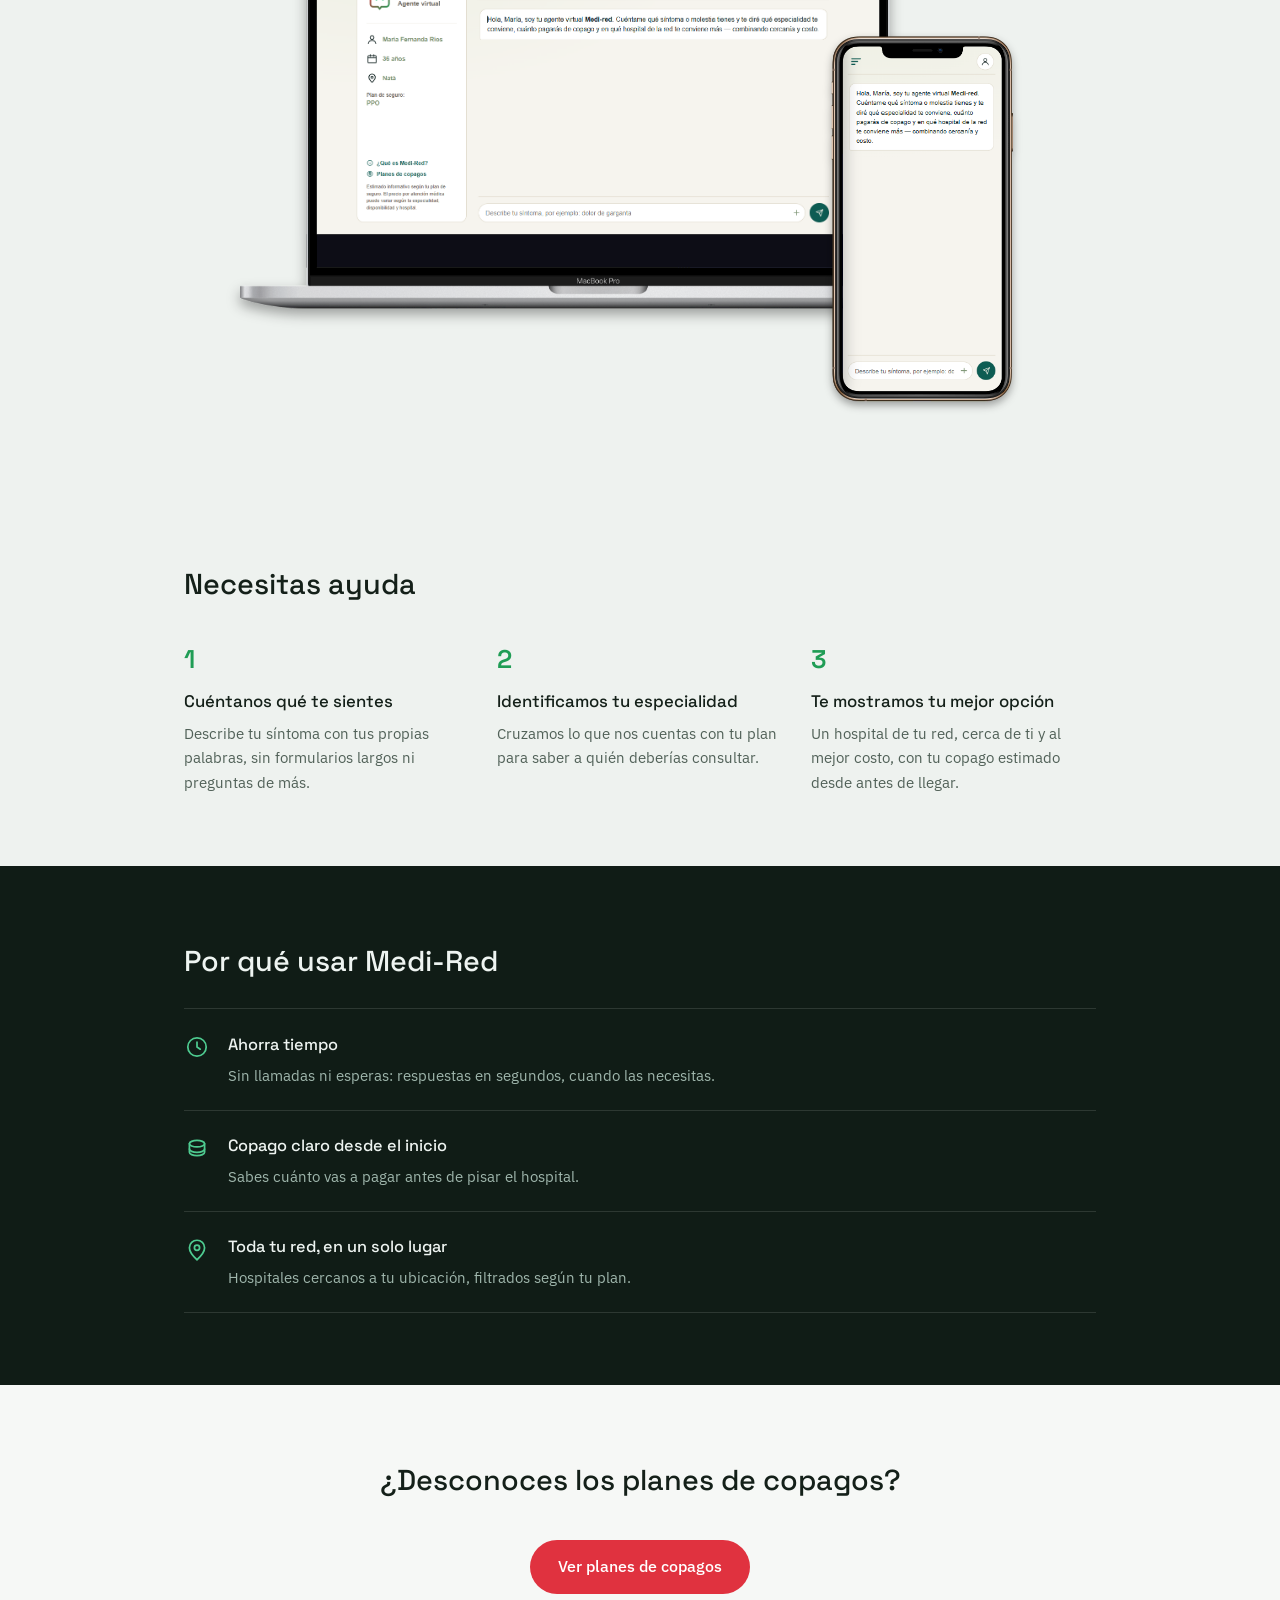
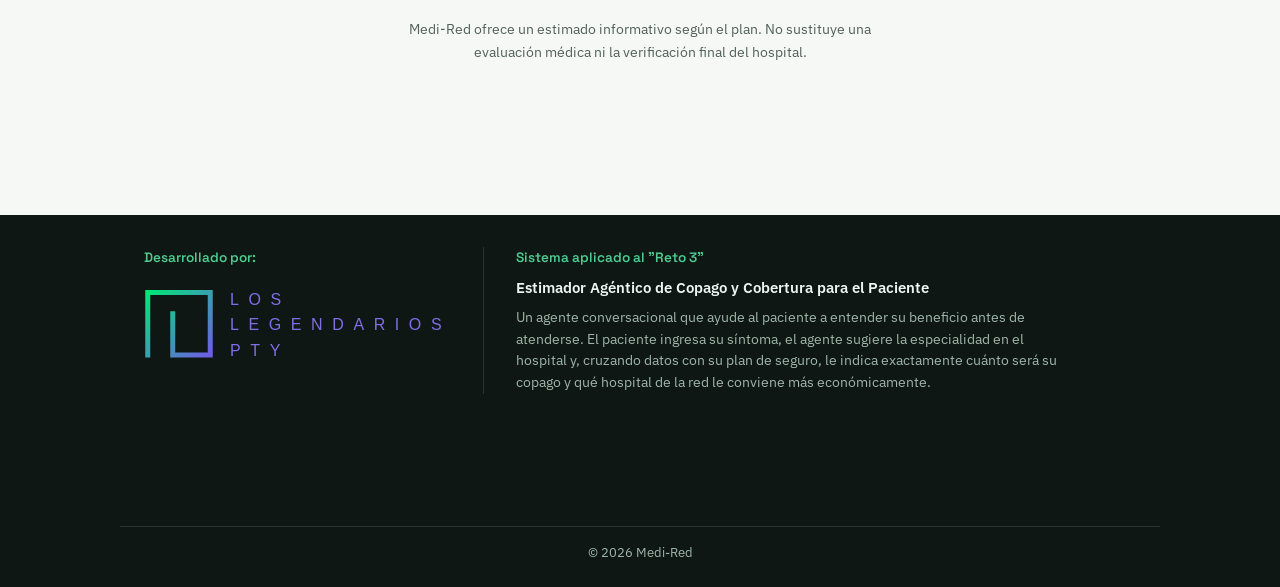
<file: landing.html>
<!doctype html>
<html lang="es">
  <head>
    <meta charset="UTF-8" />
    <meta name="viewport" content="width=device-width, initial-scale=1.0" />
    <title>Medi-Red — Web</title>
    <link rel="icon" href="./media/preview-1.ico" />
    <link rel="preconnect" href="https://fonts.googleapis.com" />
    <link rel="preconnect" href="https://fonts.gstatic.com" crossorigin />
    <link href="https://fonts.googleapis.com/css2?family=Space+Grotesk:wght@500;600&family=IBM+Plex+Sans:wght@400;500&family=Michroma&display=swap" rel="stylesheet" />
    <style>
      :root {
        --bg-deep: #0e1713;
        --bg-deep-2: #101c16;
        --bg-light: #f6f8f6;
        --bg-light-2: #eef2ef;
        --green-600: #1f9d55;
        --green-400: #4ecb90;
        --red-600: #e0323f;
        --red-500: #ef4a56;
        --ink: #142019;
        --paper: #eef4f1;
        --muted-on-dark: #9fb6ac;
        --muted-on-light: #516158;
        --border-dark: rgba(255, 255, 255, 0.12);
        --border-light: rgba(20, 32, 25, 0.12);
        --font-display: "Space Grotesk", "Segoe UI", sans-serif;
        --font-body: "IBM Plex Sans", "Segoe UI", sans-serif;
      }
      * {
        box-sizing: border-box;
      }
      html {
        scroll-behavior: smooth;
      }
      @media (prefers-reduced-motion: reduce) {
        html {
          scroll-behavior: auto;
        }
      }
      body {
        margin: 0;
        background: var(--bg-light);
        color: var(--ink);
        font-family: var(--font-body);
        line-height: 1.6;
      }
      h1,
      h2,
      h3 {
        font-family: var(--font-display);
        font-weight: 500;
        margin: 0 0 0.6em 0;
      }
      p {
        margin: 0;
      }
      a {
        color: inherit;
      }
      a:focus-visible,
      button:focus-visible {
        outline: 2px solid var(--green-400);
        outline-offset: 3px;
      }
      .section-inner {
        max-width: 960px;
        margin: 0 auto;
        padding: 0 1.5rem;
      }

      /* Nav */
      .nav {
        background: var(--bg-light);
        border-bottom: 1px solid var(--border-light);
        width: 100%;
        position: fixed;
        z-index: 1000;
        top: 0;
      }
      .nav-inner {
        max-width: 1040px;
        margin: 0 auto;
        padding: 0.3rem 1.5rem;
        display: flex;
        align-items: center;
        justify-content: space-between;
        gap: 1rem;
        flex-wrap: wrap;
      }
      .brand {
        display: flex;
        align-items: center;
        gap: 0.6rem;
      }
      .brand-mark {
        flex-shrink: 0;
        width: 56px;
        height: 56px;
        display: block;
      }
      .brand-mark-link {
        display: block;
        line-height: 0;
        flex-shrink: 0;
      }
      .nav-actions {
        display: flex;
        align-items: center;
        gap: 1.4rem;
      }
      .nav-link {
        font-family: var(--font-body);
        font-size: 0.95rem;
        font-weight: 500;
        color: var(--muted-on-light);
        text-decoration: none;
      }
      .nav-link:hover {
        color: var(--green-600);
        text-decoration: underline;
      }
      .nav-toggle {
        display: none;
        align-items: center;
        justify-content: center;
        width: 40px;
        height: 40px;
        flex-shrink: 0;
        border: 1px solid var(--border-light);
        border-radius: 10px;
        background: transparent;
        color: var(--ink);
        cursor: pointer;
        padding: 0;
      }
      .nav-toggle svg {
        width: 20px;
        height: 20px;
      }
      @media (max-width: 640px) {
        .nav-actions {
          display: none;
        }
        .nav-toggle {
          display: inline-flex;
        }
      }
      .mobile-menu {
        position: fixed;
        inset: 0;
        z-index: 2000;
        background: var(--bg-light);
        display: flex;
        flex-direction: column;
      }
      .mobile-menu[hidden] {
        display: none;
      }
      .mobile-menu-header {
        display: flex;
        justify-content: flex-end;
        padding: 1.1rem 1.5rem;
      }
      .mobile-menu-close {
        display: inline-flex;
        align-items: center;
        justify-content: center;
        width: 40px;
        height: 40px;
        border: 1px solid var(--border-light);
        border-radius: 10px;
        background: transparent;
        color: var(--ink);
        cursor: pointer;
        padding: 0;
      }
      .mobile-menu-close svg {
        width: 20px;
        height: 20px;
      }
      .mobile-menu-links {
        flex: 1;
        display: flex;
        flex-direction: column;
        align-items: center;
        justify-content: center;
        gap: 1.75rem;
        padding: 0 1.5rem 3rem;
      }
      .mobile-menu-links .nav-link {
        font-size: 1.2rem;
      }
      .mobile-menu-links .btn {
        width: 100%;
        max-width: 280px;
      }
      .logo {
        font-family: var(--font-display);
        font-weight: 600;
        font-size: 1.25rem;
        color: var(--green-600);
        letter-spacing: 0.01em;
      }
      .brand-text {
        display: flex;
        flex-direction: column;
        line-height: 1.15;
      }
      .brand-tagline {
        font-family: var(--font-body);
        font-weight: 500;
        font-size: 0.7rem;
        color: var(--muted-on-light);
        letter-spacing: 0.02em;
      }

      /* Buttons */
      .btn {
        display: inline-flex;
        align-items: center;
        justify-content: center;
        padding: 0.85rem 1.7rem;
        border-radius: 999px;
        font-family: var(--font-body);
        font-weight: 500;
        font-size: 1rem;
        text-decoration: none;
        border: 1px solid transparent;
        cursor: pointer;
        transition:
          background-color 0.15s ease,
          border-color 0.15s ease,
          color 0.15s ease;
      }
      .btn-primary {
        background: var(--red-600);
        color: #fff;
      }
      .btn-primary:hover {
        background: var(--red-500);
      }
      .btn-ghost {
        background: transparent;
        border-color: var(--green-400);
        color: var(--green-400);
      }
      .btn-sm {
        padding: 0.55rem 1.3rem;
        font-size: 0.92rem;
      }

      /* Hero */
      .hero {
        position: relative;
        overflow: hidden;
        margin-top: 60px;
        background: var(--bg-deep);
        padding: clamp(3rem, 7vw, 5rem) 1.5rem clamp(3.5rem, 8vw, 6rem);
        text-align: center;
      }
      .dot-field {
        position: absolute;
        inset: 0;
        z-index: 0;
        pointer-events: none;
      }
      .dot {
        position: absolute;
        border-radius: 50%;
        background: var(--green-400);
        opacity: 0;
        animation-name: dot-twinkle;
        animation-timing-function: ease-in-out;
        animation-iteration-count: infinite;
      }
      @keyframes dot-twinkle {
        0%,
        100% {
          opacity: 0;
        }
        50% {
          opacity: 0.5;
        }
      }
      @media (prefers-reduced-motion: reduce) {
        .dot {
          animation: none;
          opacity: 0.16;
        }
        .hero {
          margin-top: 60px;
        }
      }
      .hero-inner {
        position: relative;
        z-index: 1;
        max-width: 900px;
        margin: 0 auto;
      }
      .icon-halo {
        position: relative;
        width: clamp(240px, 30vw, 280px);
        height: clamp(240px, 30vw, 280px);
        margin: 0 auto 2rem;
        display: flex;
        align-items: center;
        justify-content: center;
      }
      .ring {
        margin-top: 80px;
        position: absolute;
        border-radius: 50%;
        border: 1px solid rgba(78, 203, 144, 0.35);
      }
      .ring-1 {
        width: 150%;
        height: 150%;
      }
      .ring-2 {
        width: 120%;
        height: 120%;
        border-color: rgba(78, 203, 144, 0.55);
      }
      .hero-icon {
        margin-top: 80px;
        position: relative;
        z-index: 1;
        width: 144%;
        height: 144%;
        animation:
          pop-in 0.7s ease-out both,
          icon-sway 5.5s ease-in-out infinite;
        color: var(--green-400);
      }
      @keyframes pop-in {
        from {
          opacity: 0;
          scale: 0.85;
        }
        to {
          opacity: 1;
          scale: 1;
        }
      }
      @keyframes icon-sway {
        0%,
        10% {
          translate: 0;
        }
        22%,
        32% {
          translate: -4px;
        }
        44%,
        54% {
          translate: 0;
        }
        66%,
        76% {
          translate: 4px;
        }
        88%,
        100% {
          translate: 0;
        }
      }
      @media (prefers-reduced-motion: reduce) {
        .hero-icon {
          animation: none;
        }
      }
      .eye {
        transform-box: fill-box;
        transform-origin: center;
        animation:
          eye-look 5.5s ease-in-out infinite,
          eye-blink 5.5s ease-in-out infinite;
      }
      @keyframes eye-look {
        0%,
        10% {
          translate: 0;
        }
        22%,
        32% {
          translate: -2px;
        }
        44%,
        54% {
          translate: 0;
        }
        66%,
        76% {
          translate: 2px;
        }
        88%,
        100% {
          translate: 0;
        }
      }
      @keyframes eye-blink {
        0%,
        4%,
        6%,
        43%,
        48%,
        50%,
        87%,
        93%,
        95%,
        100% {
          scale: 1 1;
        }
        5%,
        49%,
        94% {
          scale: 1 0.1;
        }
      }
      @media (prefers-reduced-motion: reduce) {
        .eye {
          animation: none;
        }
      }
      .hero h1 {
        margin-top: 140px;
        color: var(--paper);
        font-size: clamp(0.85rem, calc((100vw - 3rem) / 22), 2.6rem);
        line-height: 1.25;
      }
      .typewriter-box {
        position: relative;
        display: inline-block;
        max-width: 100%;
        vertical-align: bottom;
      }
      .typewriter-ghost {
        visibility: hidden;
        white-space: nowrap;
        display: block;
      }
      .typewriter-text {
        position: absolute;
        top: 0;
        left: 0;
        display: inline-block;
        overflow: hidden;
        white-space: nowrap;
        width: 0;
        max-width: 100%;
        border-right: 0.08em solid var(--green-400);
        animation:
          typing 2.6s steps(39, end) 0.7s forwards,
          caret-blink 0.8s step-end infinite;
      }
      @keyframes typing {
        to {
          width: 100%;
        }
      }
      @keyframes caret-blink {
        50% {
          border-color: transparent;
        }
      }
      @media (prefers-reduced-motion: reduce) {
        .typewriter-text {
          animation: none;
          width: 100%;
          border-right: none;
        }
      }

      .virtual {
        background: var(--bg-light-2);
        padding: clamp(3rem, 6vw, 4.5rem) 1.5rem;
        min-height: 60vh;
      }
      .hero-sub {
        color: var(--muted-on-light);
        font-size: 1.05rem;
        max-width: 760px;
        margin: 0 auto;
        padding: 0 1.5rem;
        margin-top: 60px;
      }
      .hero-actions {
        display: flex;
        gap: 0.9rem;
        justify-content: center;
        flex-wrap: wrap;
        max-width: 760px;
        margin: 0 auto;
        padding: 0 1.5rem;
        margin-top: 60px;
      }

      /* Navegación desde cualquier dispositivo */
      .showcase {
        background: var(--bg-light-2);
        text-align: center;
      }
      .showcase h2 {
        font-size: clamp(1.4rem, 3vw, 1.8rem);
        max-width: 640px;
        margin: 0 auto;
      }
      .showcase-img {
        display: block;
        width: min(960px, 100%);
        max-width: 100%;
        height: auto;
        margin: 2.5rem auto 0;
      }

      /* Cómo funciona */
      .how {
        background: var(--bg-light-2);
        padding: clamp(3rem, 6vw, 4.5rem) 1.5rem;
      }
      .how h2 {
        font-size: clamp(1.4rem, 3vw, 1.8rem);
      }
      .steps {
        list-style: none;
        margin: 2rem 0 0;
        padding: 0;
        display: grid;
        grid-template-columns: repeat(3, 1fr);
        gap: 2rem 1.75rem;
      }
      @media (max-width: 680px) {
        .steps {
          grid-template-columns: 1fr;
        }
        .hero-inner{
          margin-top: 60px;
        }
      }
      .step-num {
        display: block;
        font-family: var(--font-display);
        font-size: 1.6rem;
        font-weight: 600;
        color: var(--green-600);
        margin-bottom: 0.5rem;
      }
      .steps h3 {
        font-size: 1.05rem;
        margin-bottom: 0.35rem;
      }
      .steps p {
        color: var(--muted-on-light);
        font-size: 0.96rem;
      }

      /* Por qué */
      .why {
        background: var(--bg-deep-2);
        padding: clamp(3rem, 6vw, 4.5rem) 1.5rem;
      }
      .why h2 {
        color: var(--paper);
        font-size: clamp(1.4rem, 3vw, 1.8rem);
      }
      .benefit-list {
        margin-top: 1.5rem;
        border-top: 1px solid var(--border-dark);
      }
      .benefit-row {
        display: flex;
        gap: 1.1rem;
        align-items: flex-start;
        padding: 1.4rem 0;
        border-bottom: 1px solid var(--border-dark);
      }
      .benefit-row svg {
        flex: none;
        width: 26px;
        height: 26px;
        color: var(--green-400);
        margin-top: 0.15rem;
      }
      .benefit-row h3 {
        color: var(--paper);
        font-size: 1.02rem;
        margin-bottom: 0.3rem;
      }
      .benefit-row p {
        color: var(--muted-on-dark);
        font-size: 0.96rem;
      }

      /* CTA final */
      .cta {
        background: var(--bg-light);
        padding: clamp(3rem, 6vw, 4.5rem) 1.5rem;
        text-align: center;
        margin-bottom: 80px;
      }
      .cta h2 {
        font-size: clamp(1.4rem, 3vw, 1.8rem);
      }
      .cta .btn {
        margin-top: 1.2rem;
      }
      .disclaimer {
        max-width: 480px;
        margin: 1.5rem auto 0;
        color: var(--muted-on-light);
        font-size: 0.88rem;
      }

      /* Footer */
      .site-footer {
        background: var(--bg-deep);
      }
      .footer-inner {
        display: flex;
        flex-wrap: wrap;
        gap: 2rem;
        max-width: 1040px;
        margin: 0 auto;
        padding: 2rem 1.5rem;
      }
      .footer-copyright {
        max-width: 1040px;
        margin: 0 auto;
        margin-top: 100px;
        padding: 1rem 1.5rem 1.5rem;
        border-top: 1px solid var(--border-dark);
        text-align: center;
        font-size: 0.8rem;
        color: var(--muted-on-dark);
      }
      .footer-brand {
        display: flex;
        flex-direction: column;
        gap: 0.75rem;
        flex: none;
      }
      .footer-brand-row {
        display: flex;
        align-items: center;
        gap: 1rem;
      }
      .footer-brand svg {
        width: 70px;
        height: 70px;
        padding: 0;
      }
      p.credit-label {
        margin: 0 0 0.35rem;
        font-family: var(--font-display);
        font-weight: 600;
        font-size: 0.85rem;
        color: var(--green-400);
      }
      .team-name {
        display: block;
        font-family: "Segoe UI", sans-serif;
        font-size: 1rem;
        letter-spacing: 0.6em;
        text-transform: uppercase;
        color: #806ee9;
      }
      .footer-challenge {
        flex: 1;
        min-width: 240px;
        border-left: 1px solid var(--border-dark);
        padding-left: 2rem;
      }
      @media (max-width: 640px) {
        .footer-challenge {
          border-left: none;
          padding-left: 0;
          border-top: 1px solid var(--border-dark);
          padding-top: 1.5rem;
          width: 100%;
        }
        .footer-brand svg {
          width: 60px;
          height: 60px;
        }
      }
      .challenge-tag {
        margin: 0 0 0.35rem;
        font-family: var(--font-display);
        font-weight: 600;
        font-size: 0.85rem;
        color: var(--green-400);
      }
      .challenge-title {
        margin: 0 0 0.5rem;
        font-weight: 600;
        font-size: 0.95rem;
        color: var(--paper);
      }
      .challenge-desc {
        margin: 0;
        max-width: 560px;
        font-size: 0.85rem;
        line-height: 1.6;
        color: var(--muted-on-dark);
      }
    </style>
  </head>
  <body>
    <header class="nav">
      <div class="nav-inner">
        <div class="brand">
          <a class="brand-mark-link" href="landing.html" aria-label="Ir al inicio">
            <img class="brand-mark" src="./media/preview-1.svg" alt="" width="56" height="56" />
          </a>
          <div class="brand-text">
            <span class="logo">MEDI-RED</span>
            <span class="brand-tagline">Agente virtual</span>
          </div>
        </div>
        <div class="nav-actions">
          <a class="nav-link" href="diseño.html">¿Cómo funciono?</a>
          <a class="btn btn-primary btn-sm" href="index.html">Ir al asistente</a>
        </div>
        <button type="button" class="nav-toggle" id="navToggle" aria-label="Abrir menú" aria-expanded="false" aria-controls="mobileMenu">
          <svg viewBox="0 0 24 24" fill="none" stroke="currentColor" stroke-width="1.8" stroke-linecap="round" stroke-linejoin="round"><path d="M4 7h16M4 12h16M4 17h16" /></svg>
        </button>
      </div>
    </header>

    <div class="mobile-menu" id="mobileMenu" hidden>
      <div class="mobile-menu-header">
        <button type="button" class="mobile-menu-close" id="mobileMenuClose" aria-label="Cerrar menú">
          <svg viewBox="0 0 24 24" fill="none" stroke="currentColor" stroke-width="1.8" stroke-linecap="round" stroke-linejoin="round"><path d="M6 6l12 12M18 6L6 18" /></svg>
        </button>
      </div>
      <div class="mobile-menu-links">
        <a class="nav-link" href="diseño.html">¿Cómo funciono?</a>
        <a class="btn btn-primary" href="index.html">Ir al asistente</a>
      </div>
    </div>

    <section class="hero">
      <div class="dot-field" aria-hidden="true">
        <span class="dot" style="top: 6%; left: 12%; width: 8px; height: 8px; animation-duration: 4.3s; animation-delay: 0.2s"></span>
        <span class="dot" style="top: 14%; left: 78%; width: 8px; height: 8px; animation-duration: 5.6s; animation-delay: 1.1s"></span>
        <span class="dot" style="top: 22%; left: 34%; width: 8px; height: 8px; animation-duration: 3.8s; animation-delay: 2.4s"></span>
        <span class="dot" style="top: 9%; left: 55%; width: 8px; height: 8px; animation-duration: 4.9s; animation-delay: 0.6s"></span>
        <span class="dot" style="top: 31%; left: 90%; width: 8px; height: 8px; animation-duration: 6.1s; animation-delay: 3.3s"></span>
        <span class="dot" style="top: 18%; left: 6%; width: 8px; height: 8px; animation-duration: 4.1s; animation-delay: 1.8s"></span>
        <span class="dot" style="top: 27%; left: 63%; width: 8px; height: 8px; animation-duration: 5.2s; animation-delay: 0.4s"></span>
        <span class="dot" style="top: 4%; left: 40%; width: 8px; height: 8px; animation-duration: 3.6s; animation-delay: 2.9s"></span>
        <span class="dot" style="top: 38%; left: 17%; width: 8px; height: 8px; animation-duration: 4.7s; animation-delay: 1.4s"></span>
        <span class="dot" style="top: 12%; left: 96%; width: 8px; height: 8px; animation-duration: 5.9s; animation-delay: 0.1s"></span>
        <span class="dot" style="top: 45%; left: 8%; width: 8px; height: 8px; animation-duration: 4.4s; animation-delay: 3.7s"></span>
        <span class="dot" style="top: 52%; left: 71%; width: 8px; height: 8px; animation-duration: 6.4s; animation-delay: 0.9s"></span>
        <span class="dot" style="top: 60%; left: 25%; width: 8px; height: 8px; animation-duration: 3.9s; animation-delay: 2.1s"></span>
        <span class="dot" style="top: 48%; left: 45%; width: 8px; height: 8px; animation-duration: 5.3s; animation-delay: 1.6s"></span>
        <span class="dot" style="top: 66%; left: 92%; width: 8px; height: 8px; animation-duration: 4.6s; animation-delay: 0.3s"></span>
        <span class="dot" style="top: 35%; left: 82%; width: 8px; height: 8px; animation-duration: 5.8s; animation-delay: 2.6s"></span>
        <span class="dot" style="top: 72%; left: 14%; width: 8px; height: 8px; animation-duration: 4s; animation-delay: 1.2s"></span>
        <span class="dot" style="top: 58%; left: 58%; width: 8px; height: 8px; animation-duration: 6s; animation-delay: 0.7s"></span>
        <span class="dot" style="top: 80%; left: 38%; width: 8px; height: 8px; animation-duration: 4.8s; animation-delay: 3.1s"></span>
        <span class="dot" style="top: 25%; left: 48%; width: 8px; height: 8px; animation-duration: 3.7s; animation-delay: 1.9s"></span>
        <span class="dot" style="top: 88%; left: 68%; width: 8px; height: 8px; animation-duration: 5.4s; animation-delay: 0.5s"></span>
        <span class="dot" style="top: 70%; left: 5%; width: 8px; height: 8px; animation-duration: 4.2s; animation-delay: 2.7s"></span>
        <span class="dot" style="top: 15%; left: 25%; width: 8px; height: 8px; animation-duration: 5.7s; animation-delay: 1s"></span>
        <span class="dot" style="top: 92%; left: 20%; width: 8px; height: 8px; animation-duration: 4.5s; animation-delay: 3.4s"></span>
        <span class="dot" style="top: 40%; left: 96%; width: 8px; height: 8px; animation-duration: 6.2s; animation-delay: 0.8s"></span>
        <span class="dot" style="top: 84%; left: 80%; width: 8px; height: 8px; animation-duration: 3.9s; animation-delay: 2.2s"></span>
        <span class="dot" style="top: 56%; left: 4%; width: 8px; height: 8px; animation-duration: 5.1s; animation-delay: 1.5s"></span>
        <span class="dot" style="top: 8%; left: 68%; width: 8px; height: 8px; animation-duration: 4.7s; animation-delay: 3s"></span>
        <span class="dot" style="top: 64%; left: 45%; width: 8px; height: 8px; animation-duration: 5.9s; animation-delay: 0.4s"></span>
        <span class="dot" style="top: 76%; left: 55%; width: 8px; height: 8px; animation-duration: 4.3s; animation-delay: 2.5s"></span>
        <span class="dot" style="top: 20%; left: 88%; width: 8px; height: 8px; animation-duration: 6.3s; animation-delay: 1.3s"></span>
        <span class="dot" style="top: 95%; left: 50%; width: 8px; height: 8px; animation-duration: 3.8s; animation-delay: 0.6s"></span>
        <span class="dot" style="top: 3%; left: 82%; width: 8px; height: 8px; animation-duration: 5s; animation-delay: 2.8s"></span>
        <span class="dot" style="top: 50%; left: 30%; width: 8px; height: 8px; animation-duration: 4.9s; animation-delay: 1.7s"></span>
        <span class="dot" style="top: 78%; left: 22%; width: 8px; height: 8px; animation-duration: 5.5s; animation-delay: 0.9s"></span>
        <span class="dot" style="top: 33%; left: 5%; width: 8px; height: 8px; animation-duration: 4.4s; animation-delay: 2s"></span>
      </div>
      <div class="hero-inner">
        <div class="icon-halo">
          <span class="ring ring-1"></span>
          <span class="ring ring-2"></span>
          <svg class="hero-icon" viewBox="0 0 24 24" fill="none" stroke="currentColor" stroke-linecap="round" stroke-linejoin="round">
            <rect x="4.5" y="0.5" width="15" height="5.5" rx="1" stroke-width="1" />
            <path d="M12 2.0v2.5M10.6 3.2h2.8" stroke-width="0.9" />
            <path d="M6 7.5 L18 7.5 A2.5 2.5 0 0 1 20.5 10 L20.5 19 A2.5 2.5 0 0 1 18 21.5 L13.5 21.5 L12 23.5 L10.5 21.5 L6 21.5 A2.5 2.5 0 0 1 3.5 19 L3.5 10 A2.5 2.5 0 0 1 6 7.5 Z" stroke-width="1" />
            <path class="eye" d="M9 11.8v3.4" stroke-width="1" />
            <path class="eye" d="M15 11.8v3.4" stroke-width="1" />
          </svg>
        </div>
        <h1>
          <span class="typewriter-box"><span class="typewriter-ghost" aria-hidden="true">Hola, soy el agente virtual Medi-Red</span><span class="typewriter-text">Hola, soy el agente virtual Medi-Red</span></span>
        </h1>
      </div>
    </section>

    <section class="virtual">
      <p class="hero-sub">Cuéntale qué te molesta y te dice qué especialidad necesitas, cuánto pagarás de copago y en qué hospital de tu red conviene más — por cercanía y por costo.</p>
      <div class="hero-actions">
        <a class="btn btn-primary" href="index.html">Hablar con el asistente</a>
        <a class="btn btn-ghost" href="diseño.html">Ver cómo funciona</a>
      </div>
    </section>

    <section class="showcase">
      <div class="section-inner">
        <h2>Navegación cómoda desde cualquier dispositivo</h2>
        <img class="showcase-img" src="./media/device-shot.svg" alt="Captura de Medi-Red en un teléfono móvil" width="520" height="390" loading="lazy" />
      </div>
    </section>

    <section class="how" id="como-funciona">
      <div class="section-inner">
        <h2>Necesitas ayuda</h2>
        <ol class="steps">
          <li>
            <span class="step-num">1</span>
            <h3>Cuéntanos qué te sientes</h3>
            <p>Describe tu síntoma con tus propias palabras, sin formularios largos ni preguntas de más.</p>
          </li>
          <li>
            <span class="step-num">2</span>
            <h3>Identificamos tu especialidad</h3>
            <p>Cruzamos lo que nos cuentas con tu plan para saber a quién deberías consultar.</p>
          </li>
          <li>
            <span class="step-num">3</span>
            <h3>Te mostramos tu mejor opción</h3>
            <p>Un hospital de tu red, cerca de ti y al mejor costo, con tu copago estimado desde antes de llegar.</p>
          </li>
        </ol>
      </div>
    </section>

    <section class="why">
      <div class="section-inner">
        <h2>Por qué usar Medi-Red</h2>
        <div class="benefit-list">
          <div class="benefit-row">
            <svg viewBox="0 0 24 24" fill="none" stroke="currentColor" stroke-width="1.6" stroke-linecap="round" stroke-linejoin="round">
              <circle cx="12" cy="12" r="8.5" />
              <path d="M12 7.5V12l3 2" />
            </svg>
            <div>
              <h3>Ahorra tiempo</h3>
              <p>Sin llamadas ni esperas: respuestas en segundos, cuando las necesitas.</p>
            </div>
          </div>
          <div class="benefit-row">
            <svg viewBox="0 0 24 24" fill="none" stroke="currentColor" stroke-width="1.6" stroke-linecap="round" stroke-linejoin="round">
              <ellipse cx="12" cy="8" rx="7" ry="3" />
              <path d="M5 8v5c0 1.7 3.1 3 7 3s7-1.3 7-3V8" />
              <path d="M5 13v3c0 1.7 3.1 3 7 3s7-1.3 7-3v-3" />
            </svg>
            <div>
              <h3>Copago claro desde el inicio</h3>
              <p>Sabes cuánto vas a pagar antes de pisar el hospital.</p>
            </div>
          </div>
          <div class="benefit-row">
            <svg viewBox="0 0 24 24" fill="none" stroke="currentColor" stroke-width="1.6" stroke-linecap="round" stroke-linejoin="round">
              <path d="M12 21s7-6.2 7-11a7 7 0 1 0-14 0c0 4.8 7 11 7 11z" />
              <circle cx="12" cy="10" r="2.4" />
            </svg>
            <div>
              <h3>Toda tu red, en un solo lugar</h3>
              <p>Hospitales cercanos a tu ubicación, filtrados según tu plan.</p>
            </div>
          </div>
        </div>
      </div>
    </section>

    <section class="cta">
      <div class="section-inner">
        <h2>¿Desconoces los planes de copagos?</h2>
        <a class="btn btn-primary" href="copagos.html">Ver planes de copagos</a>
        <p class="disclaimer">Medi-Red ofrece un estimado informativo según el plan. No sustituye una evaluación médica ni la verificación final del hospital.</p>
      </div>
    </section>

    <footer class="site-footer">
      <div class="footer-inner">
        <div class="footer-brand">
          <p class="credit-label">Desarrollado por:</p>
          <div class="footer-brand-row">
            <svg xmlns="http://www.w3.org/2000/svg" viewBox="23 23 54 56" aria-hidden="true">
              <defs>
                <linearGradient id="footerGradient" x1="0%" y1="0%" x2="100%" y2="100%">
                  <stop offset="0%" stop-color="#00E676" />
                  <stop offset="100%" stop-color="#705AE8" />
                </linearGradient>
              </defs>
              <path d="M 25 77 L 25 25 L 75 25 L 75 75 L 45 75 L 45 40" fill="none" stroke="url(#footerGradient)" stroke-width="4" stroke-linejoin="miter" stroke-linecap="butt" />
            </svg>
            <p class="footer-credit">
              <span class="team-name">Los <br />Legendarios <br />PTY</span>
            </p>
          </div>
        </div>
        <div class="footer-challenge">
          <p class="challenge-tag">Sistema aplicado al "Reto 3"</p>
          <p class="challenge-title">Estimador Agéntico de Copago y Cobertura para el Paciente</p>
          <p class="challenge-desc">Un agente conversacional que ayude al paciente a entender su beneficio antes de atenderse. El paciente ingresa su síntoma, el agente sugiere la especialidad en el hospital y, cruzando datos con su plan de seguro, le indica exactamente cuánto será su copago y qué hospital de la red le conviene más económicamente.</p>
        </div>
      </div>
      <p class="footer-copyright">© 2026 Medi-Red</p>
    </footer>

    <script>
      (function () {
        var toggle = document.getElementById("navToggle");
        var menu = document.getElementById("mobileMenu");
        var closeBtn = document.getElementById("mobileMenuClose");
        if (!toggle || !menu || !closeBtn) return;

        function openMenu() {
          menu.hidden = false;
          toggle.setAttribute("aria-expanded", "true");
          document.body.style.overflow = "hidden";
          closeBtn.focus();
        }
        function closeMenu() {
          menu.hidden = true;
          toggle.setAttribute("aria-expanded", "false");
          document.body.style.overflow = "";
          toggle.focus();
        }

        toggle.addEventListener("click", openMenu);
        closeBtn.addEventListener("click", closeMenu);

        menu.querySelectorAll("a").forEach(function (link) {
          link.addEventListener("click", closeMenu);
        });

        document.addEventListener("keydown", function (e) {
          if (e.key === "Escape" && !menu.hidden) closeMenu();
        });

        window.addEventListener("resize", function () {
          if (window.innerWidth > 640 && !menu.hidden) closeMenu();
        });
      })();
    </script>
  </body>
</html>
</file>
<file: styles.css>
:root {
  --ink: #1b2b2a;
  --paper: #f6f4ee;
  --panel: #ffffff;
  --line: #dcd6c6;
  --teal: #0e5b52;
  --teal-deep: #093c36;
  --moss: #7c9473;
  --coin: #b8843f;
  --alert: #a3432f;
  --muted: #6b6459;
  --azul: #3d6ea5;
  --radius-msg: 14px;
}
html[data-theme="dark"] {
  --ink: #e7e3d6;
  --paper: #111815;
  --panel: #1a2320;
  --line: #313d38;
  --teal: #3fa591;
  --teal-deep: #8fd6c3;
  --moss: #9bc189;
  --coin: #d9a75c;
  --alert: #e08672;
  --muted: #9aa59d;
  --azul: #7fb0e3;
}
html[data-theme="dark"] body {
  background: radial-gradient(1200px 600px at 15% -10%, #17231f 0%, transparent 60%), var(--paper);
}
html[data-theme="dark"] .hospital-pick {
  background: #20302b;
}
html[data-theme="dark"] .chip:hover {
  background: #22302a;
}
html[data-theme="dark"] .icon-btn:hover {
  background: #22302a;
}
html[data-theme="dark"] .logout-btn:hover {
  background: #3a2620;
}
html[data-theme="dark"] .plans-note {
  background: rgba(63, 165, 145, 0.14);
}
* {
  box-sizing: border-box;
}
html,
body {
  height: 100%;
}
body {
  margin: 0;
  font-family: "Helvetica Neue", Arial, serif;
  background: radial-gradient(1200px 600px at 15% -10%, #eef0e4 0%, transparent 60%), var(--paper);
  color: var(--ink);
  display: flex;
  justify-content: center;
  padding: 28px 16px;
}
.layout {
  width: 100%;
  max-width: 1120px;
  display: flex;
  gap: 28px;
  height: calc(100vh - 56px);
  min-height: 560px;
}
.sidebar {
  width: 260px;
  flex-shrink: 0;
  display: flex;
  flex-direction: column;
  background: var(--panel);
  border: 1px solid var(--line);
  border-radius: 16px;
  padding: 26px 22px;
}
.sidebar-brand {
  display: flex;
  align-items: flex-start;
  gap: 12px;
  padding-bottom: 24px;
  margin-bottom: 24px;
  border-bottom: 1px solid var(--line);
}
.brand-icon {
  color: #3fa591; /* Color de las líneas del SVG */
}
.sidebar-brand .brand-icon {
  width: 62px;
  height: 62px;
  flex-shrink: 0;
  color: #0e5b52;
}
.sidebar-brand .brand-text {
  margin-top: 10px;
  font-family: "Helvetica Neue", Arial, sans-serif;
  line-height: 1.35;
}
.sidebar-brand .brand-text span {
  display: block;
  font-weight: 700;
  font-size: 14.5px;
  letter-spacing: 0.02em;
  color: var(--muted);
}
.sidebar-profile {
  display: flex;
  flex-direction: column;
  gap: 20px;
}
.profile-row {
  display: flex;
  align-items: center;
  gap: 12px;
}
.profile-row .p-icon {
  width: 26px;
  height: 26px;
  flex-shrink: 0;
  color: var(--ink);
}
.profile-row .p-value {
  font-family: "Helvetica Neue", Arial, sans-serif;
  font-weight: 700;
  font-size: 14.5px;
  color: var(--moss);
}
.profile-plan {
  display: flex;
  flex-direction: column;
  gap: 4px;
}
.profile-plan .plan-label {
  font-family: "Helvetica Neue", Arial, sans-serif;
  font-size: 12px;
  font-weight: 600;
  color: var(--muted);
}
.profile-plan .p-value {
  font-family: "Helvetica Neue", Arial, sans-serif;
  font-weight: 700;
  font-size: 14.5px;
  color: var(--moss);
}
.sidebar-about {
  margin-top: auto;
  padding-top: 20px;
  display: inline-flex;
  align-items: center;
  gap: 8px;
  font-family: "Helvetica Neue", Arial, sans-serif;
  font-size: 13px;
  font-weight: 600;
  color: var(--teal);
  text-decoration: none;
}
.sidebar-about svg {
  width: 16px;
  height: 16px;
  flex-shrink: 0;
}
.sidebar-about:hover {
  color: var(--teal-deep);
  text-decoration: underline;
}
.sidebar-footer {
  margin-top: 14px;
  font-family: "Helvetica Neue", Arial, sans-serif;
  font-size: 11px;
  color: var(--muted);
  line-height: 1.5;
}
.app {
  flex: 1;
  min-width: 0;
  display: flex;
  flex-direction: column;
}
header {
  display: flex;
  align-items: center;
  justify-content: space-between;
  padding: 4px 4px 10px 4px;
  border-bottom: 1px solid var(--line);
  margin-bottom: 18px;
}
.header-left {
  display: flex;
  align-items: center;
  gap: 10px;
  min-width: 0;
}
.sidebar-toggle {
  display: none;
}
/* Contenedor relativo para posicionar el popup respecto al botón */
.header-menu-container {
  position: relative;
  display: inline-block;
}

/* Botón de perfil flotante */
.profile-menu-btn {
  width: 42px;
  height: 42px;
  border-radius: 50%;
  border: 1px solid var(--line);
  background: var(--panel);
  color: var(--ink);
  display: flex;
  align-items: center;
  justify-content: center;
  cursor: pointer;
  transition:
    background 0.15s ease,
    border-color 0.15s ease;
}

.profile-menu-btn .p-icon {
  width: 22px;
  height: 22px;
}

/* Estilos del popup desplegable */
.header-popup {
  position: absolute;
  top: calc(100% + 8px);
  right: 0;
  width: 220px;
  background: var(--panel);
  border: 1px solid var(--line);
  border-radius: 14px;
  box-shadow: 0 10px 25px rgba(0, 0, 0, 0.12);
  padding: 12px;
  display: flex;
  flex-direction: column;
  gap: 6px;
  z-index: 100;
  animation: popupFade 0.2s ease forwards;
}

.header-popup[hidden] {
  display: none !important;
}

@keyframes popupFade {
  from {
    opacity: 0;
    transform: translateY(-6px);
  }
  to {
    opacity: 1;
    transform: translateY(0);
  }
}

/* Separador horizontal */
.popup-divider {
  height: 1px;
  background: var(--line);
  margin: 4px 0;
}

/* Elementos internos del menú */
.popup-item {
  display: flex;
  align-items: center;
  gap: 10px;
  width: 100%;
  padding: 10px 12px;
  background: transparent;
  border: none;
  border-radius: 8px;
  color: var(--ink);
  font-family: "Helvetica Neue", Arial, sans-serif;
  font-size: 13.5px;
  font-weight: 500;
  cursor: pointer;
  text-align: left;
  transition:
    background 0.15s ease,
    color 0.15s ease;
}

.popup-item:hover {
  background: #eef0e4;
}

.popup-item svg,
.popup-item .theme-icon svg {
  width: 18px;
  height: 18px;
  flex-shrink: 0;
}

.popup-item.logout-item:hover {
  background: #f7ece9;
  color: var(--alert);
}
header h1 {
  margin: 0;
  font-size: 22px;
  font-weight: 500;
  color: var(--ink);
}
.header-actions {
  display: flex;
  align-items: center;
  gap: 10px;
}
header .plan-chip {
  font-family: "Helvetica Neue", Arial, sans-serif;
  font-size: 16px;
  color: var(--muted);
  padding: 6px 12px;
  border-radius: 20px;
  white-space: nowrap;
}
.icon-btn {
  width: 32px;
  height: 32px;
  flex-shrink: 0;
  display: none;
  align-items: center;
  justify-content: center;
  border: none;
  background: transparent;
  color: var(--teal);
  cursor: pointer;
  padding: 0;
}
.icon-btn:hover {
  background: #eef0e4;
}
.icon-btn svg {
  width: 32px;
  height: 32px;
}
.logout-btn {
  display: flex;
  align-items: center;
  gap: 6px;
  font-family: "Helvetica Neue", Arial, sans-serif;
  font-size: 12.5px;
  font-weight: 600;
  color: var(--muted);
  background: var(--panel);
  border: 1px solid var(--line);
  padding: 0 14px;
  height: 38px;
  border-radius: 20px;
  cursor: pointer;
  white-space: nowrap;
}
.logout-btn:hover {
  background: #f7ece9;
  color: var(--alert);
  border-color: #eccfc7;
}
.logout-btn svg {
  width: 15px;
  height: 15px;
  flex-shrink: 0;
}
.thread {
  flex: 1;
  overflow-y: auto;
  display: flex;
  flex-direction: column;
  gap: 14px;
  padding: 4px 4px 12px 4px;
}
.row {
  display: flex;
  width: 100%;
}
.row.bot {
  justify-content: flex-start;
}
.row.user {
  justify-content: flex-end;
}
.bubble {
  max-width: 100%;
  padding: 12px 16px;
  line-height: 1.5;
  font-size: 15.5px;
}
.row.bot .bubble {
  background: var(--panel);
  border: 1px solid var(--line);
  border-radius: var(--radius-msg) var(--radius-msg) var(--radius-msg) 4px;
}
.row.user .bubble {
  background: var(--teal);
  color: #f4f2e9;
  border-radius: var(--radius-msg) var(--radius-msg) 4px var(--radius-msg);
}
.bubble p {
  margin: 0 0 8px 0;
}
.bubble p:last-child {
  margin-bottom: 0;
}
.bubble .label {
  font-family: "Helvetica Neue", Arial, sans-serif;
  font-size: 11px;
  color: var(--muted);
  margin-bottom: 6px;
  display: block;
}
.row.user .bubble .label {
  color: #cfe3de;
}

/* Result card */
.result-card {
  width: 100%;
  background: var(--panel);
  border: 1px solid var(--line);
  border-left: 4px solid var(--teal);
  border-radius: 4px 12px 12px 4px;
  padding: 16px 18px;
  max-width: 92%;
}
.result-card .spec {
  font-family: "Helvetica Neue", Arial, sans-serif;
  font-size: 12.5px;
  color: var(--muted);
  margin-bottom: 2px;
}
.result-card h3 {
  margin: 0 0 12px 0;
  font-size: 19px;
  font-weight: 600;
  color: var(--teal-deep);
}
.cost-line {
  display: flex;
  justify-content: space-between;
  align-items: baseline;
  padding: 7px 0;
  border-bottom: 1px dashed var(--line);
  font-size: 14.5px;
}
.cost-line:last-of-type {
  border-bottom: none;
}
.cost-line .num {
  font-family: "Helvetica Neue", Arial, sans-serif;
  font-weight: 600;
}
.cost-line.total .num {
  color: var(--coin);
  font-size: 17px;
}
.hospital-pick {
  margin-top: 14px;
  padding: 12px 14px;
  background: #f2f0e5;
  border-radius: 8px;
}
.hospital-pick .best {
  font-family: "Helvetica Neue", Arial, sans-serif;
  font-size: 11.5px;
  color: var(--moss);
  font-weight: 700;
  margin-bottom: 3px;
}
.hospital-pick .name {
  font-size: 16px;
  font-weight: 600;
  margin-bottom: 2px;
}
.hospital-pick .addr {
  font-size: 13px;
  color: var(--muted);
}
.alt-list {
  margin-top: 10px;
  display: flex;
  flex-direction: column;
  gap: 6px;
}
.alt-item {
  display: flex;
  justify-content: space-between;
  font-size: 13px;
  color: var(--muted);
  padding: 2px 2px;
}
.alt-item .amt {
  font-family: "Helvetica Neue", Arial, sans-serif;
  color: var(--ink);
}

/* Suggestion chips */
.chips {
  display: flex;
  flex-wrap: wrap;
  gap: 8px;
}
.chip {
  font-family: "Helvetica Neue", Arial, sans-serif;
  font-size: 13px;
  background: var(--panel);
  border: 1px solid var(--line);
  color: var(--teal-deep);
  padding: 8px 14px;
  border-radius: 20px;
  cursor: pointer;
  transition:
    background 0.15s ease,
    transform 0.1s ease;
}
.chip:hover {
  background: #eef0e4;
}
.chip:active {
  transform: scale(0.97);
}

/* Panel/popup de sugerencias, abierto desde el botón "+" dentro del input */
.chips-panel {
  position: absolute;
  left: 0;
  right: 0;
  bottom: calc(100% + 10px);
  background: var(--panel);
  border: 1px solid var(--line);
  border-radius: 14px;
  box-shadow: 0 10px 25px rgba(0, 0, 0, 0.12);
  padding: 12px;
  z-index: 100;
  animation: popupFade 0.2s ease forwards;
}
.chips-panel[hidden] {
  display: none !important;
}

/* Typing indicator */
.typing {
  display: inline-flex;
  gap: 4px;
  padding: 14px 16px;
}
.typing span {
  width: 6px;
  height: 6px;
  border-radius: 50%;
  background: var(--muted);
  opacity: 0.5;
  animation: blink 1.2s infinite;
}
.typing span:nth-child(2) {
  animation-delay: 0.2s;
}
.typing span:nth-child(3) {
  animation-delay: 0.4s;
}
@keyframes blink {
  0%,
  80%,
  100% {
    opacity: 0.25;
  }
  40% {
    opacity: 0.8;
  }
}

/* Input bar */
.composer {
  display: flex;
  gap: 10px;
  padding-top: 14px;
  border-top: 1px solid var(--line);
}
.composer input {
  flex: 1;
  font-family: "Helvetica Neue", Arial, sans-serif;
  font-size: 15px;
  padding: 13px 44px 13px 16px;
  border: 1px solid var(--line);
  border-radius: 24px;
  background: var(--panel);
  color: var(--ink);
  outline: none;
}
.composer input:focus {
  border-color: var(--teal);
}
.composer-input-wrap {
  position: relative;
  flex: 1;
  min-width: 0;
  display: flex;
  align-items: center;
}
.chips-toggle {
  position: absolute;
  right: 6px;
  top: 50%;
  transform: translateY(-50%);
  width: 30px;
  height: 30px;
  flex-shrink: 0;
  display: flex;
  align-items: center;
  justify-content: center;
  border: none;
  border-radius: 50%;
  background: transparent;
  color: var(--moss);
  cursor: pointer;
  padding: 0;
}
.chips-toggle[hidden] {
  display: none;
}
.chips-toggle:hover {
  background: rgba(124, 148, 115, 0.16);
}
.chips-toggle svg {
  width: 20px;
  height: 20px;
}
.composer > button {
  width: 46px;
  height: 46px;
  flex-shrink: 0;
  display: flex;
  align-items: center;
  justify-content: center;
  padding: 0;
  border: none;
  border-radius: 50%;
  background: var(--teal);
  color: #f4f2e9;
  cursor: pointer;
}
.composer > button svg {
  width: 19px;
  height: 19px;
}
.composer > button:disabled {
  opacity: 0.4;
  cursor: default;
}
.composer > button:not(:disabled):hover {
  background: var(--teal-deep);
}

@media (prefers-reduced-motion: reduce) {
  .typing span {
    animation: none;
    opacity: 0.6;
  }
}

/* Onboarding form */
.onboarding {
  width: 100%;
  max-width: 820px;
  margin: 0 auto;
  display: flex;
  flex-direction: column;
  justify-content: center;
}
.onboarding-grid {
  display: flex;
  gap: 24px;
  align-items: stretch;
}
@media (max-width: 720px) {
  .onboarding-grid {
    flex-direction: column;
    margin-top: 90px;
  }
  .onboarding {
    margin-top: 380px;
  }
}
.onboarding .card {
  flex: 1;
  min-width: 280px;
  background: var(--panel);
  border: 1px solid var(--line);
  border-radius: 16px;
  padding: 32px 30px;
  display: flex;
  flex-direction: column;
}
.onboarding .mark {
  font-family: "Helvetica Neue", Arial, sans-serif;
  font-weight: 600;
  font-size: 13px;
  letter-spacing: 0.02em;
  color: var(--teal-deep);
  display: block;
  margin-bottom: 6px;
}
.onboarding h1 {
  margin: 0 0 8px 0;
  font-size: 14px;
  font-weight: 500;
  color: var(--ink);
}
.onboarding p.intro {
  margin: 0 0 22px 0;
  font-size: 14.5px;
  color: var(--muted);
  line-height: 1.5;
}
.field {
  margin-bottom: 16px;
}
.field label {
  display: block;
  font-family: "Helvetica Neue", Arial, sans-serif;
  font-size: 12.5px;
  font-weight: 600;
  color: var(--teal-deep);
  margin-bottom: 6px;
}
.field input,
.field select {
  width: 100%;
  font-family: "Helvetica Neue", Arial, sans-serif;
  font-size: 15px;
  padding: 11px 14px;
  border: 1px solid var(--line);
  border-radius: 10px;
  background: var(--paper);
  color: var(--ink);
  outline: none;
}
.field input:focus,
.field select:focus {
  border-color: var(--teal);
}
.field .err {
  display: none;
  font-size: 12px;
  color: var(--alert);
  margin-top: 5px;
}
.field.invalid .err {
  display: block;
}
.field.invalid input,
.field.invalid select {
  border-color: var(--alert);
}
/* --- Estilos para el nuevo wrapper del select --- */
.select-wrapper {
  position: relative;
  display: flex;
  align-items: center;
}

.select-wrapper select {
  appearance: none; /* Oculta la flecha nativa */
  -webkit-appearance: none;
  -moz-appearance: none;
  padding-right: 40px !important; /* Da espacio para que el texto no pise el icono */
}

.select-wrapper svg {
  position: absolute;
  right: 16px; /* Ajusta este valor si lo quieres más o menos despegado del borde */
  width: 16px;
  height: 16px;
  pointer-events: none; /* Evita que el SVG bloquee el clic en el select */
  color: var(--muted);
}
.onboarding-submit {
  width: 100%;
  font-family: "Helvetica Neue", Arial, sans-serif;
  font-weight: 600;
  font-size: 15px;
  padding: 13px 0;
  border: none;
  border-radius: 24px;
  background: var(--teal);
  color: #f4f2e9;
  cursor: pointer;
  margin-top: 20px;
}
.onboarding-submit:hover {
  background: var(--teal-deep);
}
.layout[hidden],
.onboarding[hidden] {
  display: none;
}

/* Nota que enlaza al panel de planes de seguro */
.plans-note {
  margin-top: auto; /* Empuja el enlace hacia el fondo */
  padding: 12px 14px;
  background: rgba(14, 91, 82, 0.08);
  border-radius: 10px;
  font-family: "Helvetica Neue", Arial, sans-serif;
  font-size: 13px;
  font-weight: 600;
  color: var(--teal-deep);
  text-align: center;
  text-decoration: none;
  width: 100%;
}

/* Nota de advertencia sobre certificación para accidente de tránsito/laboral */
.ins-note {
  margin: 14px 0 0 0;
  padding: 10px 12px;
  background: rgba(184, 132, 63, 0.12);
  border: 1px solid rgba(184, 132, 63, 0.35);
  border-radius: 10px;
  font-family: "Helvetica Neue", Arial, sans-serif;
  font-size: 12.5px;
  line-height: 1.5;
  color: var(--coin);
}
html[data-theme="dark"] .ins-note {
  background: rgba(217, 167, 92, 0.12);
}

/* Panel de tipo de seguro */
.insurance-card {
  display: flex;
  flex-direction: column;
}
.ins-heading {
  margin: 0 0 18px 0;
  font-family: "Helvetica Neue", Arial, sans-serif;
  font-size: 13px;
  font-weight: 700;
  letter-spacing: 0.06em;
  text-transform: uppercase;
  color: var(--teal-deep);
}
.ins-switch-list {
  display: flex;
  flex-direction: column;
  gap: 16px;
  margin-bottom: 20px;
  padding-bottom: 20px;
  border-bottom: 1px solid var(--line);
}
.ins-switch {
  display: flex;
  align-items: center;
  justify-content: space-between;
  gap: 12px;
  cursor: pointer;
}
.ins-switch-label {
  font-family: "Helvetica Neue", Arial, sans-serif;
  font-size: 14px;
  font-weight: 600;
  color: var(--ink);
}
.ins-switch-control {
  position: relative;
  flex-shrink: 0;
  display: block;
}
.ins-switch-control input {
  position: absolute;
  opacity: 0;
  width: 1px;
  height: 1px;
  margin: 0;
}
.ins-switch-track {
  display: block;
  width: 42px;
  height: 24px;
  border-radius: 999px;
  background: var(--line);
  position: relative;
  transition: background 0.15s ease;
}
.ins-switch-thumb {
  position: absolute;
  top: 3px;
  left: 3px;
  width: 18px;
  height: 18px;
  border-radius: 50%;
  background: #fff;
  box-shadow: 0 1px 2px rgba(0, 0, 0, 0.25);
  transition: transform 0.15s ease;
}
.ins-switch-control input:checked ~ .ins-switch-track .ins-switch-thumb {
  transform: translateX(18px);
}
.ins-switch-control input:focus-visible ~ .ins-switch-track {
  outline: 2px solid var(--teal);
  outline-offset: 2px;
}
.ins-switch[data-cat="publico"] .ins-switch-control input:checked ~ .ins-switch-track {
  background: var(--coin);
}
.ins-switch[data-cat="privado"] .ins-switch-control input:checked ~ .ins-switch-track {
  background: var(--moss);
}
.ins-switch[data-cat="especial"] .ins-switch-control input:checked ~ .ins-switch-track {
  background: var(--azul);
}

.ins-plan-list {
  display: flex;
  flex-direction: column;
  gap: 10px;
}
.ins-plan-row {
  display: flex;
  align-items: center;
  justify-content: space-between;
  gap: 10px;
  padding: 12px 14px;
  border: 1.5px solid var(--line);
  border-radius: 12px;
  font-family: "Helvetica Neue", Arial, sans-serif;
  font-size: 13.5px;
  font-weight: 600;
  color: var(--muted);
  background: var(--panel);
  opacity: 0.55;
  transition:
    opacity 0.15s ease,
    border-color 0.15s ease,
    color 0.15s ease;
}
.ins-plan-row select {
  flex: 1;
  min-width: 0;
  appearance: none;
  -webkit-appearance: none;
  -moz-appearance: none;
  background: var(--panel);
  border: none;
  outline: none;
  padding: 0;
  font: inherit;
  color: inherit;
  cursor: pointer;
}
.ins-plan-row select:disabled {
  cursor: default;
}
.ins-plan-row svg {
  width: 16px;
  height: 16px;
  flex-shrink: 0;
  pointer-events: none;
  transition: transform 0.15s ease;
}
.onboarding-grid:has(#segPublico:checked) .ins-plan-row[data-cat="publico"],
.onboarding-grid:has(#segPrivado:checked) .ins-plan-row[data-cat="privado"],
.onboarding-grid:has(#segEspecial:checked) .ins-plan-row[data-cat="especial"] {
  opacity: 1;
}
.onboarding-grid:has(#segPublico:checked) .ins-plan-row[data-cat="publico"] {
  border-color: var(--coin);
  color: var(--coin);
}
.onboarding-grid:has(#segPrivado:checked) .ins-plan-row[data-cat="privado"] {
  border-color: var(--moss);
  color: var(--moss);
}
.onboarding-grid:has(#segEspecial:checked) .ins-plan-row[data-cat="especial"] {
  border-color: var(--azul);
  color: var(--azul);
}
.onboarding-grid:has(#segPublico:checked) .ins-plan-row[data-cat="publico"] svg,
.onboarding-grid:has(#segPrivado:checked) .ins-plan-row[data-cat="privado"] svg,
.onboarding-grid:has(#segEspecial:checked) .ins-plan-row[data-cat="especial"] svg {
  transform: rotate(180deg);
}

@media (max-width: 680px) {
  .insurance-card {
    margin-bottom: 10px;
  }
}

/* Sidebar como menú deslizante en pantallas pequeñas */
.sidebar-backdrop {
  position: fixed;
  inset: 0;
  background: rgba(15, 20, 18, 0.45);
  opacity: 0;
  pointer-events: none;
  transition: opacity 0.2s ease;
  z-index: 250;
}

@media (max-width: 760px) {
  .app {
    margin-top: -15px;
  }
  .layout {
    position: relative;
  }
  .sidebar-toggle {
    display: flex;
  }
  .sidebar {
    position: fixed;
    top: 0;
    left: 0;
    height: 100vh;
    width: min(280px, 82vw);
    border-radius: 0;
    overflow-y: auto;
    z-index: 300;
    transform: translateX(-100%);
    transition: transform 0.25s ease;
    box-shadow: 14px 0 30px rgba(0, 0, 0, 0.18);
  }
  .layout.sidebar-open .sidebar {
    transform: translateX(0);
  }
  .layout.sidebar-open .sidebar-backdrop {
    opacity: 1;
    pointer-events: auto;
  }
  .header-left h1 {
    display: none;
  }
}

/* --- Modal de Entrada --- */
.modal-entrada {
  position: fixed;
  top: 0;
  left: 0;
  width: 100vw;
  height: 100vh;
  background-color: var(--panel, #ffffff);
  display: flex;
  justify-content: center;
  align-items: center;
  z-index: 9999;
  transition:
    opacity 0.6s ease,
    visibility 0.6s ease;
}

.modal-entrada.oculto {
  opacity: 0;
  visibility: hidden;
  pointer-events: none;
}

/* Contenedor interno para alinear imagen y texto verticalmente */
.modal-contenido {
  display: flex;
  flex-direction: column;
  align-items: center;
  gap: 15px; /* Espacio entre el SVG y el texto */
}

.svg-entrada {
  width: 320px;
  height: auto;
}

/* Estilos para el texto "Medi-Red" */
.texto-entrada {
  margin: 0;
  font-family: "Helvetica Neue", Arial, sans-serif; /* Tu fuente principal */
  font-size: 48px;
  font-weight: 700;
  color: var(--teal-deep, #093c36); /* Color acorde a tu marca */
  letter-spacing: 1px;
}
@media (max-width: 760px) {
  .svg-entrada {
    width: 120px;
    height: auto;
  }
  .texto-entrada {
    font-size: 28px;
  }
}
</file>
